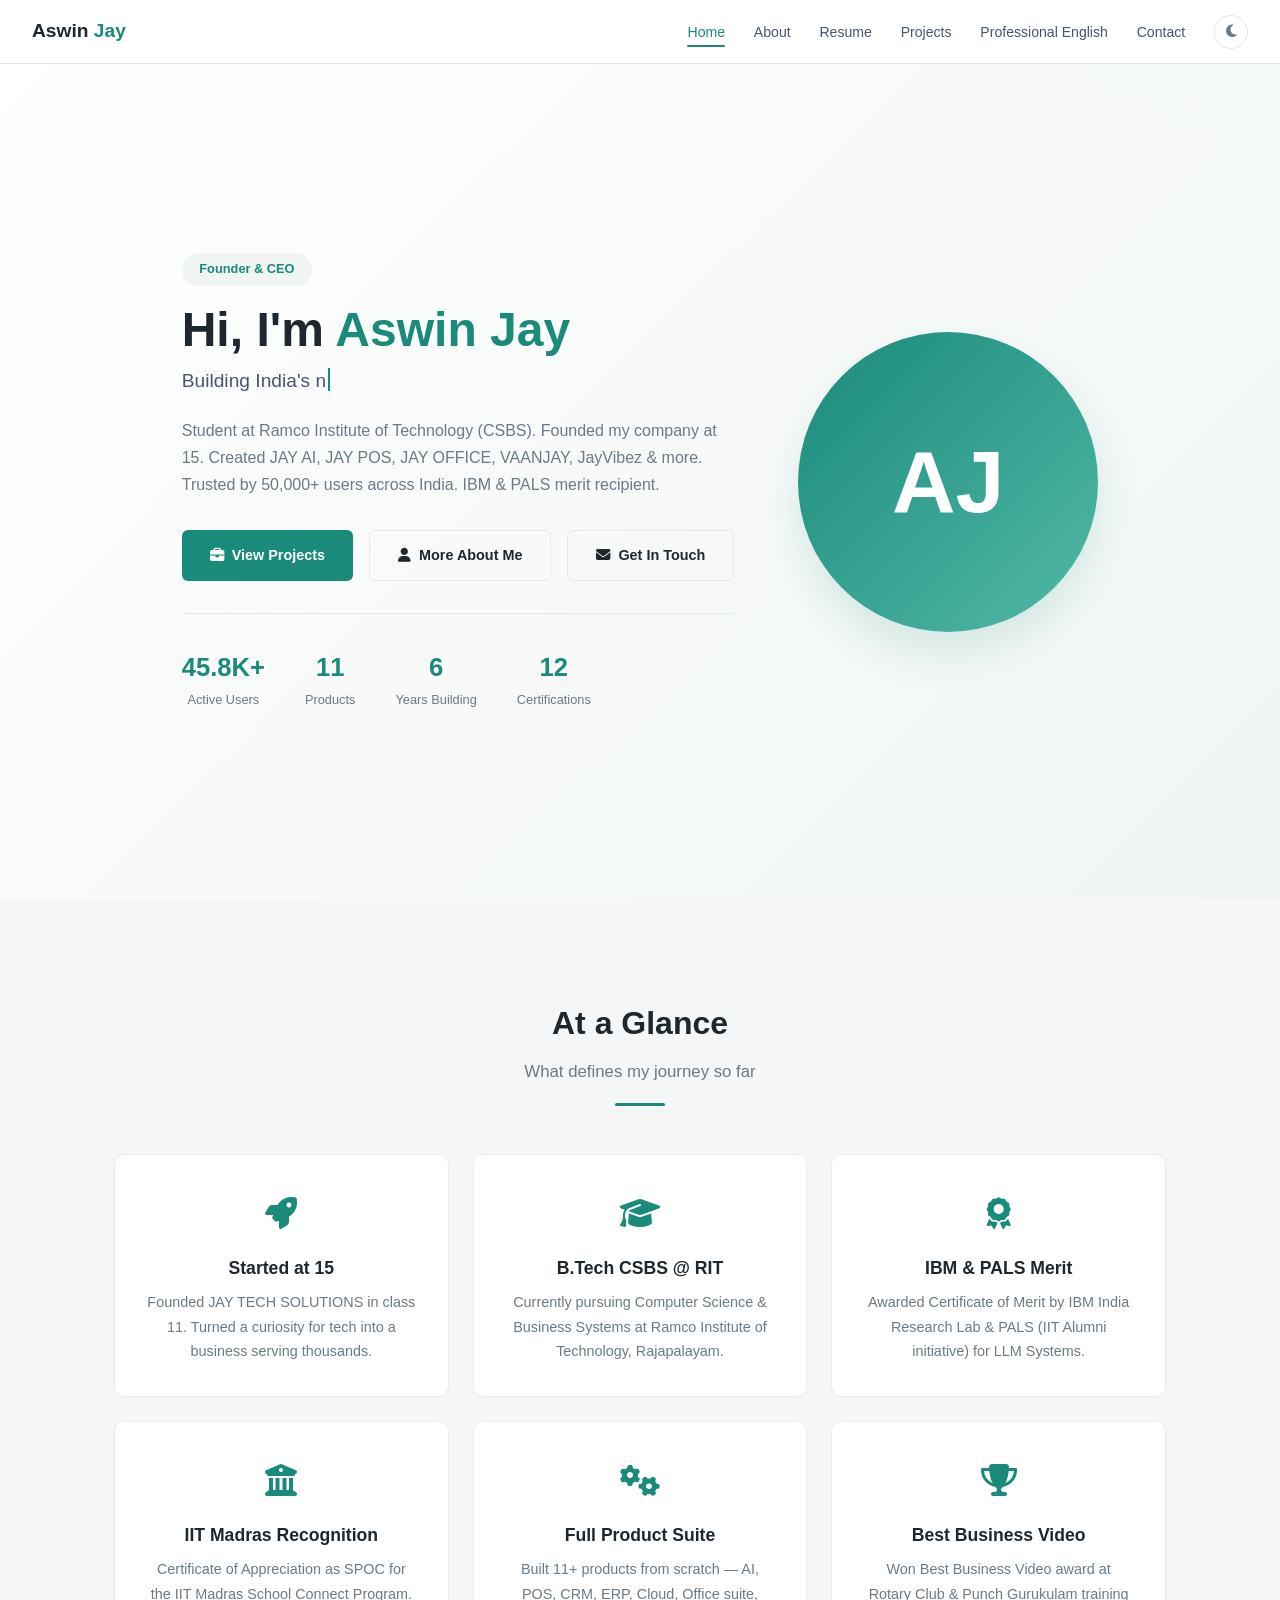
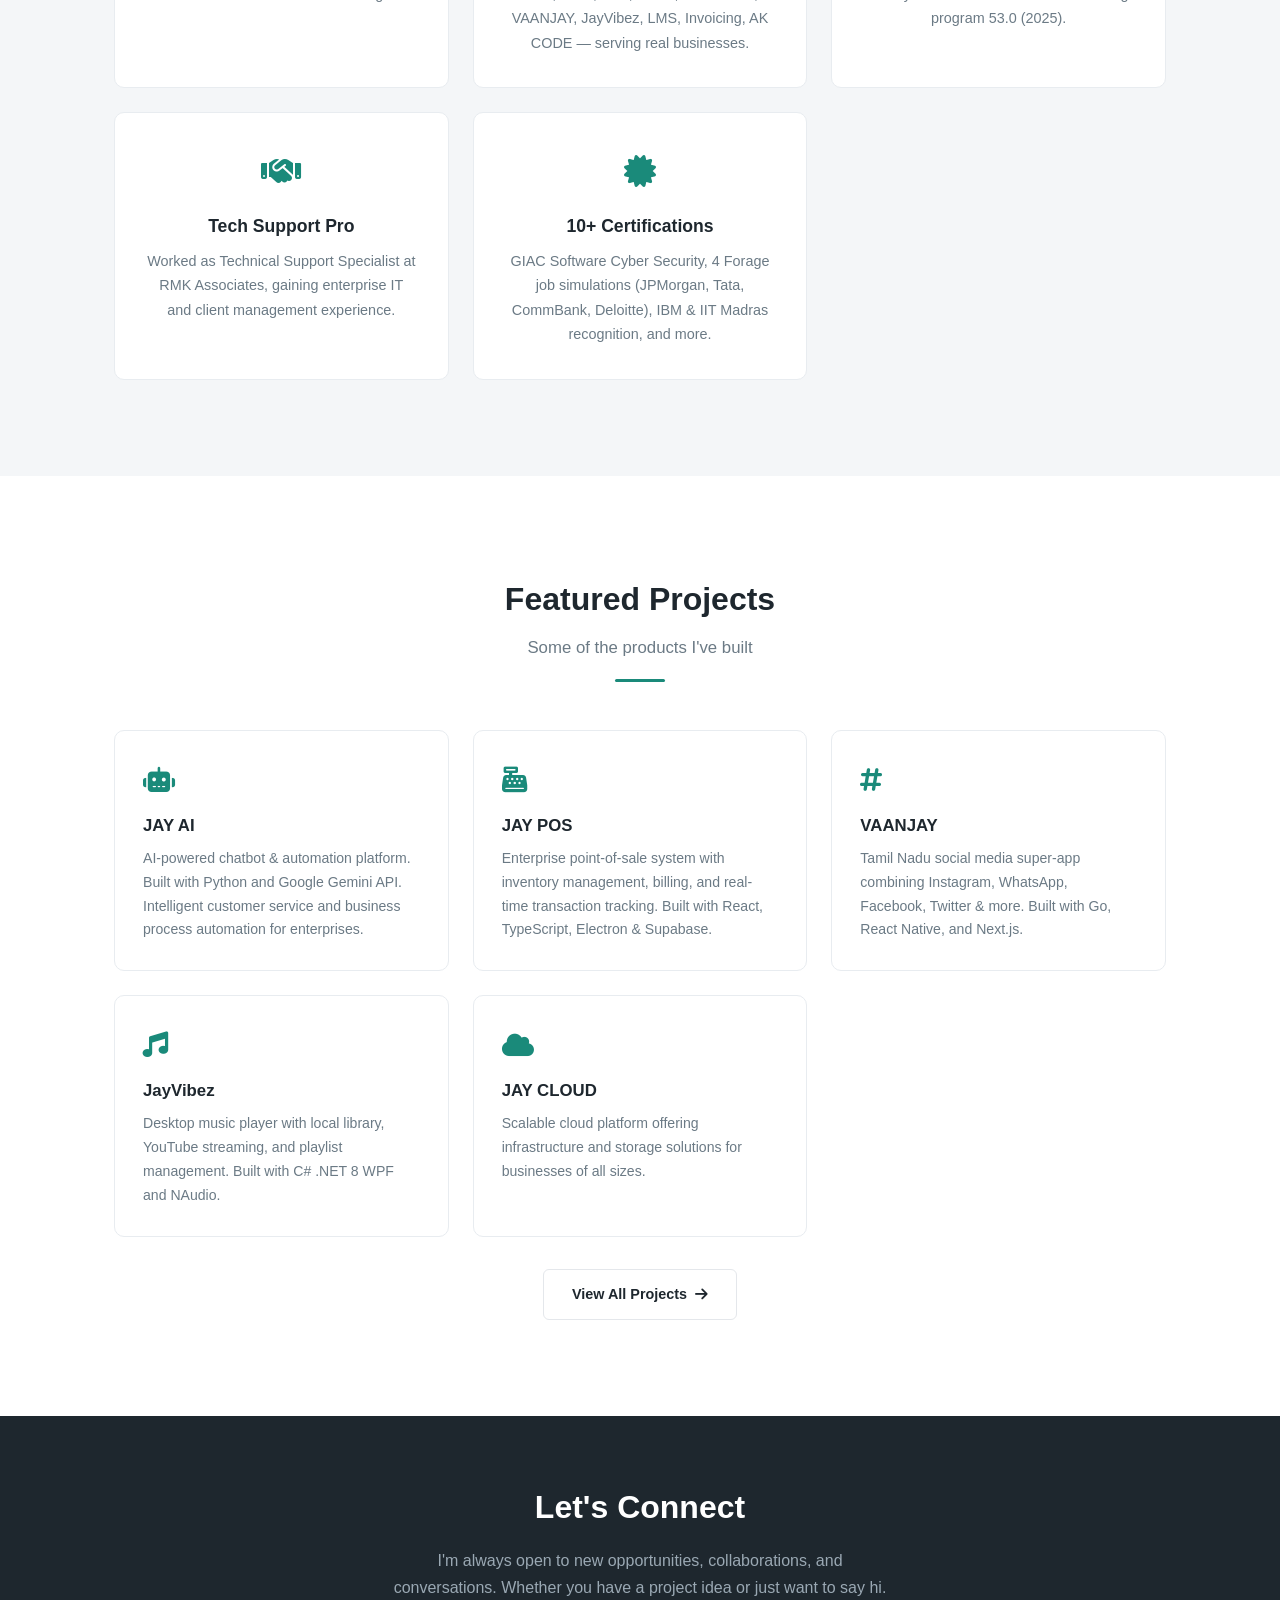
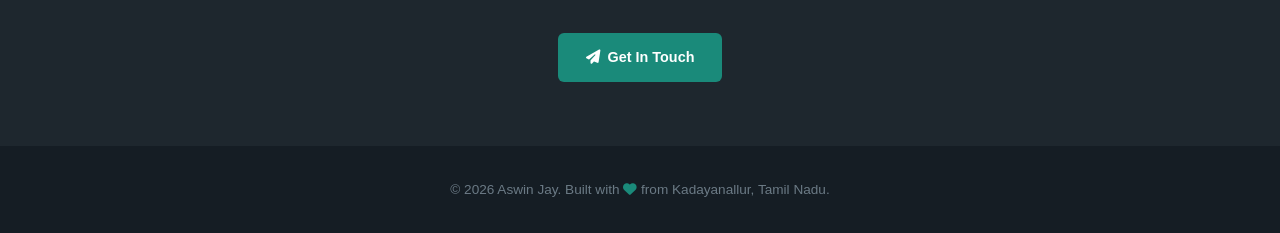
<file: index.html>
<!DOCTYPE html>
<html lang="en">
<head>
  <meta charset="UTF-8">
  <meta name="viewport" content="width=device-width, initial-scale=1.0">
  <meta name="description" content="Aswin Jay — Founder & CEO of JAY TECH SOLUTIONS. Student at Ramco Institute of Technology. Building 11+ business software products used by 50,000+ users across India.">
  <meta property="og:title" content="Aswin Jay | Founder & CEO at JAY TECH SOLUTIONS">
  <meta property="og:description" content="Building India's next-gen business software. Student at RIT, founder since 15. AI, POS, CRM, ERP & more.">
  <meta property="og:type" content="website">
  <meta property="og:url" content="https://jayaswinjay-web.github.io/portfolio/">
  <meta name="twitter:card" content="summary_large_image">
  <link rel="icon" href="data:image/svg+xml,<svg xmlns='http://www.w3.org/2000/svg' viewBox='0 0 32 32'><rect width='32' height='32' rx='6' fill='%231a8a7a'/><text x='16' y='22' text-anchor='middle' fill='white' font-size='17' font-weight='bold' font-family='sans-serif'>AJ</text></svg>">
  <title>Aswin Jay | Founder & CEO at JAY TECH SOLUTIONS</title>
  <link rel="preconnect" href="https://cdnjs.cloudflare.com">
  <link rel="stylesheet" href="https://cdnjs.cloudflare.com/ajax/libs/font-awesome/6.5.0/css/all.min.css">
  <link rel="stylesheet" href="style.css">
  <style>
    .hero {
      padding-top: 8rem;
      padding-bottom: 4rem;
      background: linear-gradient(135deg, #ffffff 0%, #f0f5f4 100%);
      min-height: 100vh;
      display: flex;
      align-items: center;
      position: relative;
      overflow: hidden;
    }
    .hero::before {
      content: '';
      position: absolute;
      top: -50%;
      right: -20%;
      width: 600px;
      height: 600px;
      border-radius: 50%;
      background: radial-gradient(circle, rgba(26,138,122,0.04) 0%, transparent 70%);
      pointer-events: none;
    }
    .hero .container {
      display: flex;
      align-items: center;
      gap: 4rem;
      position: relative;
      z-index: 1;
    }
    .hero-text { flex: 1; }
    .hero-text .badge {
      display: inline-block;
      background: var(--primary-light);
      color: var(--primary);
      font-size: 0.8rem;
      font-weight: 600;
      padding: 0.35rem 1.1rem;
      border-radius: 20px;
      margin-bottom: 1rem;
    }
    .hero-text h1 {
      font-size: 3rem;
      font-weight: 800;
      line-height: 1.15;
      margin-bottom: 0.5rem;
      color: var(--text);
    }
    .hero-text h1 span { color: var(--primary); }
    .hero-text .subtitle {
      font-size: 1.2rem;
      color: var(--text-secondary);
      margin-bottom: 1.2rem;
      min-height: 1.6em;
    }
    .hero-text .subtitle .cursor {
      display: inline-block;
      width: 2px;
      height: 1.2em;
      background: var(--primary);
      margin-left: 2px;
      vertical-align: text-bottom;
      animation: blink 0.8s infinite;
    }
    @keyframes blink {
      0%, 50% { opacity: 1; }
      51%, 100% { opacity: 0; }
    }
    .hero-text p {
      color: var(--text-muted);
      max-width: 540px;
      margin-bottom: 2rem;
      font-size: 1rem;
    }
    .hero-btns {
      display: flex;
      gap: 1rem;
      flex-wrap: wrap;
    }
    .hero-img .avatar {
      width: 300px;
      height: 300px;
      border-radius: 50%;
      background: linear-gradient(135deg, var(--primary), #52b9a8);
      display: flex;
      align-items: center;
      justify-content: center;
      font-size: 5.5rem;
      font-weight: 700;
      color: #ffffff;
      box-shadow: 0 20px 40px rgba(26,138,122,0.15);
      transition: transform 0.3s ease;
    }
    .hero-img .avatar:hover {
      transform: scale(1.02);
    }
    .hero-quick-stats {
      display: flex;
      gap: 2.5rem;
      margin-top: 2rem;
      padding-top: 2rem;
      border-top: 1px solid var(--border);
    }
    .hero-quick-stats div {
      text-align: center;
    }
    .hero-quick-stats .num {
      font-size: 1.6rem;
      font-weight: 800;
      color: var(--primary);
    }
    .hero-quick-stats .lbl {
      font-size: 0.8rem;
      color: var(--text-muted);
    }

    .highlights-grid {
      display: grid;
      grid-template-columns: repeat(auto-fill, minmax(280px, 1fr));
      gap: 1.5rem;
    }
    .highlight-card {
      background: var(--bg-card);
      border-radius: var(--radius);
      padding: 2rem;
      border: 1px solid var(--border-card);
      text-align: center;
      transition: transform var(--transition), box-shadow var(--transition);
    }
    .highlight-card:hover {
      transform: translateY(-3px);
      box-shadow: var(--shadow-md);
    }
    .highlight-card .icon {
      font-size: 2rem;
      color: var(--primary);
      margin-bottom: 0.8rem;
    }
    .highlight-card h3 {
      font-size: 1.1rem;
      margin-bottom: 0.4rem;
      color: var(--text);
    }
    .highlight-card p {
      color: var(--text-muted);
      font-size: 0.9rem;
    }

    .featured-projects {
      display: grid;
      grid-template-columns: repeat(3, 1fr);
      gap: 1.5rem;
    }
    .fp-card {
      background: var(--bg-card);
      border-radius: var(--radius);
      padding: 1.75rem;
      border: 1px solid var(--border-card);
      transition: transform var(--transition), box-shadow var(--transition);
    }
    .fp-card:hover {
      transform: translateY(-3px);
      box-shadow: var(--shadow-md);
    }
    .fp-card .icon {
      font-size: 1.6rem;
      color: var(--primary);
      margin-bottom: 0.6rem;
    }
    .fp-card h3 {
      font-size: 1.05rem;
      margin-bottom: 0.4rem;
      color: var(--text);
    }
    .fp-card p {
      color: var(--text-muted);
      font-size: 0.88rem;
    }

    .cta-section {
      background: #1e272e;
      color: #ffffff;
      text-align: center;
      padding: 4rem 0;
    }
    .cta-section h2 {
      font-size: 2rem;
      margin-bottom: 0.8rem;
    }
    .cta-section p {
      color: #9aa8b3;
      margin-bottom: 2rem;
      max-width: 500px;
      margin-left: auto;
      margin-right: auto;
    }

    @media (max-width: 768px) {
      .hero .container {
        flex-direction: column-reverse;
        text-align: center;
      }
      .hero-text p { max-width: 100%; }
      .hero-text h1 { font-size: 2rem; }
      .hero-btns { justify-content: center; }
      .hero-img .avatar { width: 180px; height: 180px; font-size: 3rem; }
      .hero-quick-stats { justify-content: center; }
      .highlights-grid,
      .featured-projects { grid-template-columns: 1fr; }
    }
  </style>
</head>
<body>

<a href="#main-content" class="skip-link">Skip to main content</a>

<nav role="navigation" aria-label="Main navigation">
  <a href="index.html" class="logo">Aswin <span>Jay</span></a>
  <button class="menu-toggle" aria-label="Toggle navigation menu" aria-expanded="false">
    <i class="fas fa-bars"></i>
  </button>
  <ul>
    <li><a href="index.html" class="active">Home</a></li>
    <li><a href="about.html">About</a></li>
    <li><a href="resume.html">Resume</a></li>
    <li><a href="projects.html">Projects</a></li>
    <li><a href="professional-english.html">Professional English</a></li>
    <li><a href="contact.html">Contact</a></li>
    <li><button class="theme-toggle" aria-label="Toggle dark mode"><i class="fas fa-moon"></i></button></li>
  </ul>
</nav>

<main id="main-content">
<section class="hero">
  <div class="container">
    <div class="hero-text">
      <div class="badge">Founder & CEO</div>
      <h1>Hi, I'm <span>Aswin Jay</span></h1>
      <div class="subtitle" id="typed-text">Building India's next-gen business software<span class="cursor"></span></div>
      <p>Student at Ramco Institute of Technology (CSBS). Founded my company at 15. Created JAY AI, JAY POS, JAY OFFICE, VAANJAY, JayVibez & more. Trusted by 50,000+ users across India. IBM & PALS merit recipient.</p>
      <div class="hero-btns">
        <a href="projects.html" class="btn btn-primary"><i class="fas fa-briefcase"></i> View Projects</a>
        <a href="about.html" class="btn btn-outline"><i class="fas fa-user"></i> More About Me</a>
        <a href="contact.html" class="btn btn-outline"><i class="fas fa-envelope"></i> Get In Touch</a>
      </div>
      <div class="hero-quick-stats">
        <div><div class="num" data-count="50000">0</div><div class="lbl">Active Users</div></div>
        <div><div class="num" data-count="11">0</div><div class="lbl">Products</div></div>
        <div><div class="num" data-count="6">0</div><div class="lbl">Years Building</div></div>
        <div><div class="num" data-count="12">0</div><div class="lbl">Certifications</div></div>
      </div>
    </div>
    <div class="hero-img">
      <div class="avatar" role="img" aria-label="Aswin Jay initials">AJ</div>
    </div>
  </div>
</section>

<section>
  <div class="container">
    <div class="section-title fade-in">
      <h2>At a Glance</h2>
      <p>What defines my journey so far</p>
      <div class="line"></div>
    </div>
    <div class="highlights-grid stagger-children">
      <div class="highlight-card">
        <div class="icon"><i class="fas fa-rocket"></i></div>
        <h3>Started at 15</h3>
        <p>Founded JAY TECH SOLUTIONS in class 11. Turned a curiosity for tech into a business serving thousands.</p>
      </div>
      <div class="highlight-card">
        <div class="icon"><i class="fas fa-graduation-cap"></i></div>
        <h3>B.Tech CSBS @ RIT</h3>
        <p>Currently pursuing Computer Science & Business Systems at Ramco Institute of Technology, Rajapalayam.</p>
      </div>
      <div class="highlight-card">
        <div class="icon"><i class="fas fa-award"></i></div>
        <h3>IBM & PALS Merit</h3>
        <p>Awarded Certificate of Merit by IBM India Research Lab & PALS (IIT Alumni initiative) for LLM Systems.</p>
      </div>
      <div class="highlight-card">
        <div class="icon"><i class="fas fa-university"></i></div>
        <h3>IIT Madras Recognition</h3>
        <p>Certificate of Appreciation as SPOC for the IIT Madras School Connect Program.</p>
      </div>
      <div class="highlight-card">
        <div class="icon"><i class="fas fa-cogs"></i></div>
        <h3>Full Product Suite</h3>
        <p>Built 11+ products from scratch — AI, POS, CRM, ERP, Cloud, Office suite, VAANJAY, JayVibez, LMS, Invoicing, AK CODE — serving real businesses.</p>
      </div>
      <div class="highlight-card">
        <div class="icon"><i class="fas fa-trophy"></i></div>
        <h3>Best Business Video</h3>
        <p>Won Best Business Video award at Rotary Club & Punch Gurukulam training program 53.0 (2025).</p>
      </div>
      <div class="highlight-card">
        <div class="icon"><i class="fas fa-handshake"></i></div>
        <h3>Tech Support Pro</h3>
        <p>Worked as Technical Support Specialist at RMK Associates, gaining enterprise IT and client management experience.</p>
      </div>
      <div class="highlight-card">
        <div class="icon"><i class="fas fa-certificate"></i></div>
        <h3>10+ Certifications</h3>
        <p>GIAC Software Cyber Security, 4 Forage job simulations (JPMorgan, Tata, CommBank, Deloitte), IBM & IIT Madras recognition, and more.</p>
      </div>
    </div>
  </div>
</section>

<section style="background: #ffffff;">
  <div class="container">
    <div class="section-title fade-in">
      <h2>Featured Projects</h2>
      <p>Some of the products I've built</p>
      <div class="line"></div>
    </div>
    <div class="featured-projects stagger-children">
      <div class="fp-card">
        <div class="icon"><i class="fas fa-robot"></i></div>
        <h3>JAY AI</h3>
        <p>AI-powered chatbot & automation platform. Built with Python and Google Gemini API. Intelligent customer service and business process automation for enterprises.</p>
      </div>
      <div class="fp-card">
        <div class="icon"><i class="fas fa-cash-register"></i></div>
        <h3>JAY POS</h3>
        <p>Enterprise point-of-sale system with inventory management, billing, and real-time transaction tracking. Built with React, TypeScript, Electron & Supabase.</p>
      </div>
      <div class="fp-card">
        <div class="icon"><i class="fas fa-hashtag"></i></div>
        <h3>VAANJAY</h3>
        <p>Tamil Nadu social media super-app combining Instagram, WhatsApp, Facebook, Twitter & more. Built with Go, React Native, and Next.js.</p>
      </div>
      <div class="fp-card">
        <div class="icon"><i class="fas fa-music"></i></div>
        <h3>JayVibez</h3>
        <p>Desktop music player with local library, YouTube streaming, and playlist management. Built with C# .NET 8 WPF and NAudio.</p>
      </div>
      <div class="fp-card">
        <div class="icon"><i class="fas fa-cloud"></i></div>
        <h3>JAY CLOUD</h3>
        <p>Scalable cloud platform offering infrastructure and storage solutions for businesses of all sizes.</p>
      </div>
    </div>
    <div style="text-align: center; margin-top: 2rem;">
      <a href="projects.html" class="btn btn-outline">View All Projects <i class="fas fa-arrow-right"></i></a>
    </div>
  </div>
</section>

<section class="cta-section fade-in">
  <div class="container">
    <h2>Let's Connect</h2>
    <p>I'm always open to new opportunities, collaborations, and conversations. Whether you have a project idea or just want to say hi.</p>
    <a href="contact.html" class="btn btn-primary"><i class="fas fa-paper-plane"></i> Get In Touch</a>
  </div>
</section>
</main>

<footer>
  <p>&copy; 2026 Aswin Jay. Built with <i class="fas fa-heart" style="color:var(--primary);"></i> from Kadayanallur, Tamil Nadu.</p>
</footer>

<button class="back-to-top" aria-label="Back to top"><i class="fas fa-arrow-up"></i></button>

<script>
document.addEventListener('DOMContentLoaded', function() {
  var nav = document.querySelector('nav');
  var menuBtn = document.querySelector('.menu-toggle');
  var navUl = document.querySelector('nav ul');
  var backBtn = document.querySelector('.back-to-top');
  var themeBtn = document.querySelector('.theme-toggle');
  var html = document.documentElement;

  if (localStorage.getItem('theme') === 'dark' || (!localStorage.getItem('theme') && window.matchMedia('(prefers-color-scheme: dark)').matches)) {
    html.setAttribute('data-theme', 'dark');
    if (themeBtn) themeBtn.innerHTML = '<i class="fas fa-sun"></i>';
  }

  if (themeBtn) {
    themeBtn.addEventListener('click', function() {
      var isDark = html.getAttribute('data-theme') === 'dark';
      html.setAttribute('data-theme', isDark ? '' : 'dark');
      localStorage.setItem('theme', isDark ? '' : 'dark');
      themeBtn.innerHTML = isDark ? '<i class="fas fa-moon"></i>' : '<i class="fas fa-sun"></i>';
    });
  }

  window.addEventListener('scroll', function() {
    nav.classList.toggle('scrolled', window.scrollY > 50);
    backBtn.classList.toggle('visible', window.scrollY > 400);
  });

  if (backBtn) {
    backBtn.addEventListener('click', function() {
      window.scrollTo({ top: 0, behavior: 'smooth' });
    });
  }

  if (menuBtn) {
    menuBtn.addEventListener('click', function() {
      var isOpen = navUl.classList.toggle('open');
      menuBtn.setAttribute('aria-expanded', isOpen);
      document.body.classList.toggle('nav-open', isOpen);
    });
  }

  document.querySelectorAll('nav a:not(.theme-toggle)').forEach(function(link) {
    link.addEventListener('click', function() {
      navUl.classList.remove('open');
      if (menuBtn) menuBtn.setAttribute('aria-expanded', 'false');
      document.body.classList.remove('nav-open');
    });
  });

  var observer = new IntersectionObserver(function(entries) {
    entries.forEach(function(entry) {
      if (entry.isIntersecting) {
        entry.target.classList.add('visible');
        observer.unobserve(entry.target);
      }
    });
  }, { threshold: 0.1 });

  document.querySelectorAll('.fade-in, .fade-in-left, .fade-in-right, .fade-in-scale, .stagger-children').forEach(function(el) {
    observer.observe(el);
  });

  var typedEl = document.getElementById('typed-text');
  if (typedEl) {
    var phrases = [
      'Building India\'s next-gen business software',
      'Founder & CEO at JAY TECH SOLUTIONS',
      'B.Tech CSBS student at Ramco Institute of Technology',
      'Creator of JAY AI, JAY POS, VAANJAY, JayVibez, JAY CRM, JAY ERP & more',
      '15 when I started my company. 50K+ users by 20.'
    ];
    var phraseIdx = 0, charIdx = 0, isDeleting = false;
    function typeLoop() {
      var current = phrases[phraseIdx];
      if (!isDeleting) {
        typedEl.innerHTML = current.substring(0, charIdx + 1) + '<span class="cursor"></span>';
        charIdx++;
        if (charIdx === current.length) {
          isDeleting = true;
          setTimeout(typeLoop, 2500);
          return;
        }
        setTimeout(typeLoop, 60 + Math.random() * 40);
      } else {
        typedEl.innerHTML = current.substring(0, charIdx - 1) + '<span class="cursor"></span>';
        charIdx--;
        if (charIdx === 0) {
          isDeleting = false;
          phraseIdx = (phraseIdx + 1) % phrases.length;
          setTimeout(typeLoop, 400);
          return;
        }
        setTimeout(typeLoop, 30 + Math.random() * 20);
      }
    }
    typeLoop();
  }

  var counterObserver = new IntersectionObserver(function(entries) {
    entries.forEach(function(entry) {
      if (entry.isIntersecting) {
        var el = entry.target;
        var target = parseInt(el.getAttribute('data-count'));
        if (target > 0) {
          var current = 0;
          var step = Math.max(1, Math.floor(target / 60));
          var interval = setInterval(function() {
            current += step;
            if (current >= target) {
              current = target;
              clearInterval(interval);
            }
            el.textContent = current >= 1000 ? (current / 1000).toFixed(1).replace(/\.0$/, '') + 'K+' : current;
          }, 25);
        }
        counterObserver.unobserve(el);
      }
    });
  }, { threshold: 0.5 });

  document.querySelectorAll('.hero-quick-stats .num[data-count]').forEach(function(el) {
    counterObserver.observe(el);
  });
});
</script>
</body>
</html>
</file>
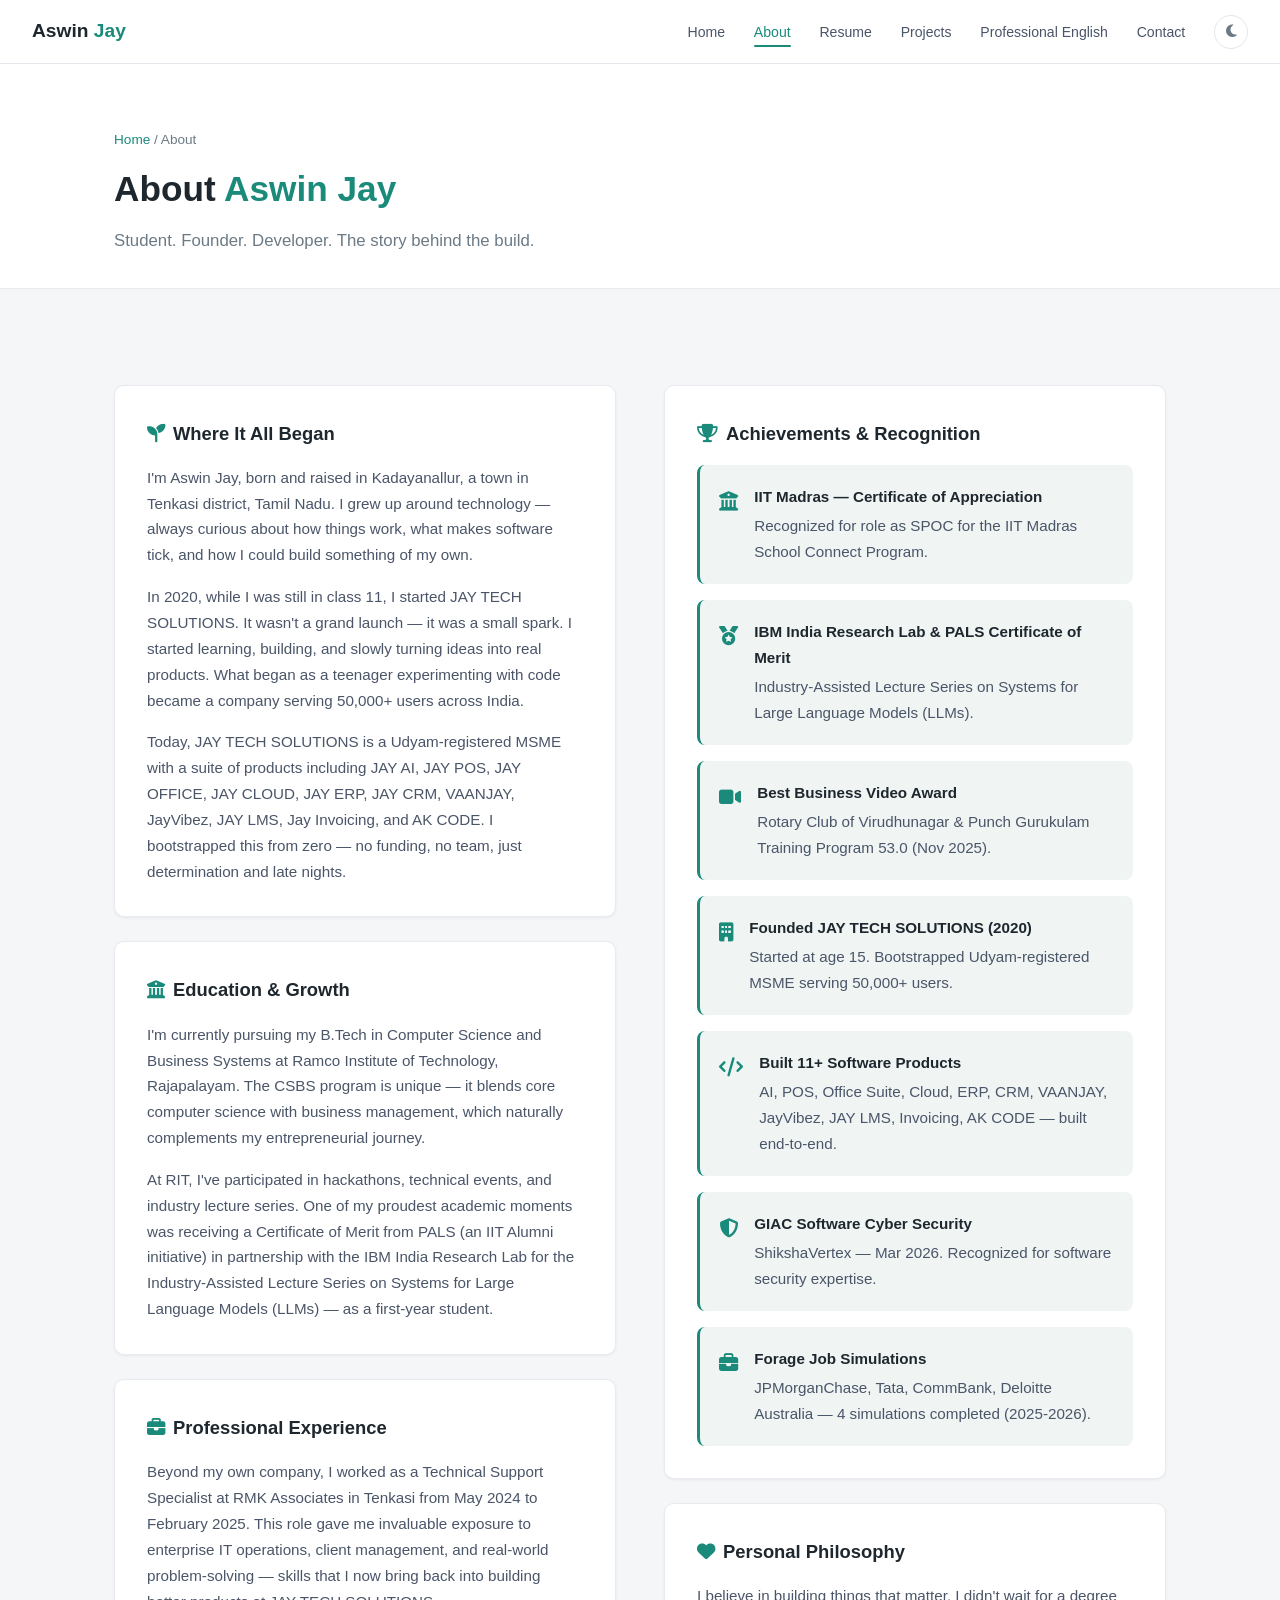
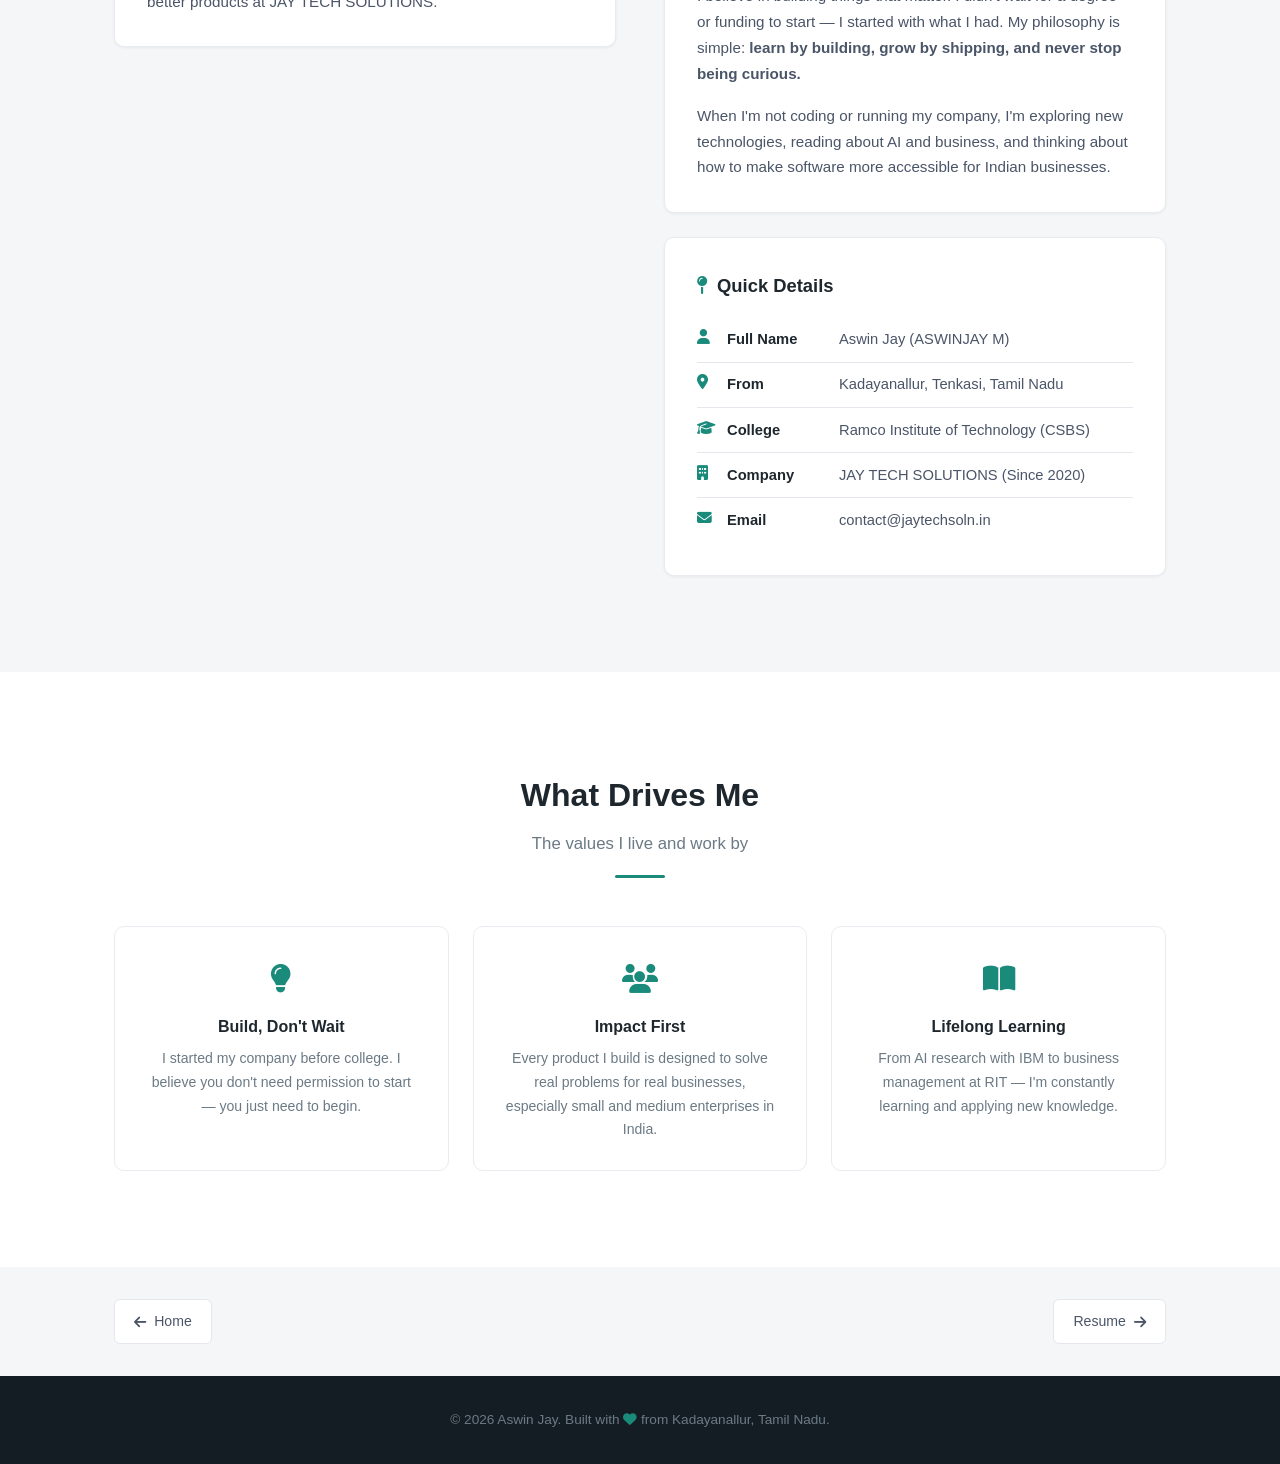
<file: about.html>
<!DOCTYPE html>
<html lang="en">
<head>
  <meta charset="UTF-8">
  <meta name="viewport" content="width=device-width, initial-scale=1.0">
  <meta name="description" content="About Aswin Jay — the story behind the founder of JAY TECH SOLUTIONS. Student, developer, entrepreneur from Kadayanallur, Tamil Nadu. Builder of 11+ products serving 50,000+ users.">
  <meta property="og:title" content="About | Aswin Jay">
  <meta property="og:description" content="The story behind the student-founder who built JAY TECH SOLUTIONS. IBM & PALS merit recipient, 7+ products, 50K+ users.">
  <meta property="og:type" content="website">
  <meta name="twitter:card" content="summary_large_image">
  <link rel="icon" href="data:image/svg+xml,<svg xmlns='http://www.w3.org/2000/svg' viewBox='0 0 32 32'><rect width='32' height='32' rx='6' fill='%231a8a7a'/><text x='16' y='22' text-anchor='middle' fill='white' font-size='17' font-weight='bold' font-family='sans-serif'>AJ</text></svg>">
  <title>About | Aswin Jay</title>
  <link rel="preconnect" href="https://cdnjs.cloudflare.com">
  <link rel="stylesheet" href="https://cdnjs.cloudflare.com/ajax/libs/font-awesome/6.5.0/css/all.min.css">
  <link rel="stylesheet" href="style.css">
  <style>
    .story-section {
      display: grid;
      grid-template-columns: 1fr 1fr;
      gap: 3rem;
      align-items: start;
    }
    .story-section .card h3 {
      font-size: 1.15rem;
      margin-bottom: 1rem;
      color: var(--text);
    }
    .story-section .card h3 i { color: var(--primary); margin-right: 0.5rem; }
    .story-section .card p {
      color: var(--text-secondary);
      font-size: 0.95rem;
      margin-bottom: 1rem;
    }
    .story-section .card p:last-child { margin-bottom: 0; }

    .achievement-list {
      display: flex;
      flex-direction: column;
      gap: 1rem;
    }
    .achievement-item {
      display: flex;
      gap: 1rem;
      padding: 1.2rem;
      background: var(--primary-light);
      border-radius: 8px;
      border-left: 3px solid var(--primary);
      transition: transform var(--transition);
    }
    .achievement-item:hover {
      transform: translateX(4px);
    }
    .achievement-item .icon {
      color: var(--primary);
      font-size: 1.2rem;
      flex-shrink: 0;
      margin-top: 2px;
    }
    .achievement-item h4 {
      font-size: 0.95rem;
      margin-bottom: 0.2rem;
      color: var(--text);
    }
    .achievement-item p {
      color: var(--text-muted);
      font-size: 0.85rem;
    }

    .values-grid {
      display: grid;
      grid-template-columns: repeat(3, 1fr);
      gap: 1.5rem;
    }
    .value-card {
      background: var(--bg-card);
      border-radius: var(--radius);
      padding: 1.75rem;
      border: 1px solid var(--border-card);
      text-align: center;
      transition: transform var(--transition), box-shadow var(--transition);
    }
    .value-card:hover {
      transform: translateY(-3px);
      box-shadow: var(--shadow-md);
    }
    .value-card .icon {
      font-size: 1.8rem;
      color: var(--primary);
      margin-bottom: 0.6rem;
    }
    .value-card h3 {
      font-size: 1rem;
      margin-bottom: 0.4rem;
      color: var(--text);
    }
    .value-card p {
      color: var(--text-muted);
      font-size: 0.88rem;
    }

    .info-list {
      list-style: none;
    }
    .info-list li {
      display: flex;
      gap: 0.75rem;
      padding: 0.6rem 0;
      border-bottom: 1px solid var(--border);
      font-size: 0.92rem;
      color: var(--text-secondary);
    }
    .info-list li:last-child { border-bottom: none; }
    .info-list li i {
      color: var(--primary);
      width: 18px;
      margin-top: 3px;
    }
    .info-list li strong {
      min-width: 100px;
      color: var(--text);
    }

    @media (max-width: 768px) {
      .story-section { grid-template-columns: 1fr; }
      .values-grid { grid-template-columns: 1fr; }
    }
  </style>
</head>
<body>

<a href="#main-content" class="skip-link">Skip to main content</a>

<nav role="navigation" aria-label="Main navigation">
  <a href="index.html" class="logo">Aswin <span>Jay</span></a>
  <button class="menu-toggle" aria-label="Toggle navigation menu" aria-expanded="false">
    <i class="fas fa-bars"></i>
  </button>
  <ul>
    <li><a href="index.html">Home</a></li>
    <li><a href="about.html" class="active">About</a></li>
    <li><a href="resume.html">Resume</a></li>
    <li><a href="projects.html">Projects</a></li>
    <li><a href="professional-english.html">Professional English</a></li>
    <li><a href="contact.html">Contact</a></li>
    <li><button class="theme-toggle" aria-label="Toggle dark mode"><i class="fas fa-moon"></i></button></li>
  </ul>
</nav>

<main id="main-content">
<section class="page-header">
  <div class="container">
    <div class="breadcrumb"><a href="index.html">Home</a> / About</div>
    <h1>About <span>Aswin Jay</span></h1>
    <p style="color:var(--text-muted);margin-top:0.5rem;font-size:1.05rem;">Student. Founder. Developer. The story behind the build.</p>
  </div>
</section>

<section>
  <div class="container">
    <div class="story-section">
      <div>
        <div class="card fade-in">
          <h3><i class="fas fa-seedling"></i>Where It All Began</h3>
          <p>I'm Aswin Jay, born and raised in Kadayanallur, a town in Tenkasi district, Tamil Nadu. I grew up around technology — always curious about how things work, what makes software tick, and how I could build something of my own.</p>
          <p>In 2020, while I was still in class 11, I started JAY TECH SOLUTIONS. It wasn't a grand launch — it was a small spark. I started learning, building, and slowly turning ideas into real products. What began as a teenager experimenting with code became a company serving 50,000+ users across India.</p>
              <p>Today, JAY TECH SOLUTIONS is a Udyam-registered MSME with a suite of products including JAY AI, JAY POS, JAY OFFICE, JAY CLOUD, JAY ERP, JAY CRM, VAANJAY, JayVibez, JAY LMS, Jay Invoicing, and AK CODE. I bootstrapped this from zero — no funding, no team, just determination and late nights.</p>
        </div>
        <div class="card fade-in" style="margin-top:1.5rem;">
          <h3><i class="fas fa-university"></i>Education & Growth</h3>
          <p>I'm currently pursuing my B.Tech in Computer Science and Business Systems at Ramco Institute of Technology, Rajapalayam. The CSBS program is unique — it blends core computer science with business management, which naturally complements my entrepreneurial journey.</p>
          <p>At RIT, I've participated in hackathons, technical events, and industry lecture series. One of my proudest academic moments was receiving a Certificate of Merit from PALS (an IIT Alumni initiative) in partnership with the IBM India Research Lab for the Industry-Assisted Lecture Series on Systems for Large Language Models (LLMs) — as a first-year student.</p>
        </div>
        <div class="card fade-in" style="margin-top:1.5rem;">
          <h3><i class="fas fa-briefcase"></i>Professional Experience</h3>
          <p>Beyond my own company, I worked as a Technical Support Specialist at RMK Associates in Tenkasi from May 2024 to February 2025. This role gave me invaluable exposure to enterprise IT operations, client management, and real-world problem-solving — skills that I now bring back into building better products at JAY TECH SOLUTIONS.</p>
        </div>
      </div>
      <div>
        <div class="card fade-in">
          <h3><i class="fas fa-trophy"></i>Achievements & Recognition</h3>
          <div class="achievement-list">
            <div class="achievement-item">
              <div class="icon"><i class="fas fa-university"></i></div>
              <div>
                <h4>IIT Madras — Certificate of Appreciation</h4>
                <p>Recognized for role as SPOC for the IIT Madras School Connect Program.</p>
              </div>
            </div>
            <div class="achievement-item">
              <div class="icon"><i class="fas fa-medal"></i></div>
              <div>
                <h4>IBM India Research Lab & PALS Certificate of Merit</h4>
                <p>Industry-Assisted Lecture Series on Systems for Large Language Models (LLMs).</p>
              </div>
            </div>
            <div class="achievement-item">
              <div class="icon"><i class="fas fa-video"></i></div>
              <div>
                <h4>Best Business Video Award</h4>
                <p>Rotary Club of Virudhunagar & Punch Gurukulam Training Program 53.0 (Nov 2025).</p>
              </div>
            </div>
            <div class="achievement-item">
              <div class="icon"><i class="fas fa-building"></i></div>
              <div>
                <h4>Founded JAY TECH SOLUTIONS (2020)</h4>
                <p>Started at age 15. Bootstrapped Udyam-registered MSME serving 50,000+ users.</p>
              </div>
            </div>
            <div class="achievement-item">
              <div class="icon"><i class="fas fa-code"></i></div>
              <div>
                <h4>Built 11+ Software Products</h4>
                <p>AI, POS, Office Suite, Cloud, ERP, CRM, VAANJAY, JayVibez, JAY LMS, Invoicing, AK CODE — built end-to-end.</p>
              </div>
            </div>
            <div class="achievement-item">
              <div class="icon"><i class="fas fa-shield-alt"></i></div>
              <div>
                <h4>GIAC Software Cyber Security</h4>
                <p>ShikshaVertex — Mar 2026. Recognized for software security expertise.</p>
              </div>
            </div>
            <div class="achievement-item">
              <div class="icon"><i class="fas fa-briefcase"></i></div>
              <div>
                <h4>Forage Job Simulations</h4>
                <p>JPMorganChase, Tata, CommBank, Deloitte Australia — 4 simulations completed (2025-2026).</p>
              </div>
            </div>
          </div>
        </div>
        <div class="card fade-in" style="margin-top:1.5rem;">
          <h3><i class="fas fa-heart"></i>Personal Philosophy</h3>
          <p>I believe in building things that matter. I didn't wait for a degree or funding to start — I started with what I had. My philosophy is simple: <strong>learn by building, grow by shipping, and never stop being curious.</strong></p>
          <p style="margin-top:0.8rem;">When I'm not coding or running my company, I'm exploring new technologies, reading about AI and business, and thinking about how to make software more accessible for Indian businesses.</p>
        </div>
        <div class="card fade-in" style="margin-top:1.5rem;">
          <h3><i class="fas fa-map-pin"></i>Quick Details</h3>
          <ul class="info-list">
            <li><i class="fas fa-user"></i><strong>Full Name</strong> Aswin Jay (ASWINJAY M)</li>
            <li><i class="fas fa-map-marker-alt"></i><strong>From</strong> Kadayanallur, Tenkasi, Tamil Nadu</li>
            <li><i class="fas fa-graduation-cap"></i><strong>College</strong> Ramco Institute of Technology (CSBS)</li>
            <li><i class="fas fa-building"></i><strong>Company</strong> JAY TECH SOLUTIONS (Since 2020)</li>
            <li><i class="fas fa-envelope"></i><strong>Email</strong> contact@jaytechsoln.in</li>
          </ul>
        </div>
      </div>
    </div>
  </div>
</section>

<section style="background: #ffffff;">
  <div class="container">
    <div class="section-title fade-in">
      <h2>What Drives Me</h2>
      <p>The values I live and work by</p>
      <div class="line"></div>
    </div>
    <div class="values-grid stagger-children">
      <div class="value-card">
        <div class="icon"><i class="fas fa-lightbulb"></i></div>
        <h3>Build, Don't Wait</h3>
        <p>I started my company before college. I believe you don't need permission to start — you just need to begin.</p>
      </div>
      <div class="value-card">
        <div class="icon"><i class="fas fa-users"></i></div>
        <h3>Impact First</h3>
        <p>Every product I build is designed to solve real problems for real businesses, especially small and medium enterprises in India.</p>
      </div>
      <div class="value-card">
        <div class="icon"><i class="fas fa-book-open"></i></div>
        <h3>Lifelong Learning</h3>
        <p>From AI research with IBM to business management at RIT — I'm constantly learning and applying new knowledge.</p>
      </div>
    </div>
  </div>
</section>

<div class="container">
  <div class="page-nav">
    <a href="index.html"><i class="fas fa-arrow-left"></i> Home</a>
    <a href="resume.html">Resume <i class="fas fa-arrow-right"></i></a>
  </div>
</div>
</main>

<footer>
  <p>&copy; 2026 Aswin Jay. Built with <i class="fas fa-heart" style="color:var(--primary);"></i> from Kadayanallur, Tamil Nadu.</p>
</footer>

<button class="back-to-top" aria-label="Back to top"><i class="fas fa-arrow-up"></i></button>

<script>
document.addEventListener('DOMContentLoaded', function() {
  var nav = document.querySelector('nav');
  var menuBtn = document.querySelector('.menu-toggle');
  var navUl = document.querySelector('nav ul');
  var backBtn = document.querySelector('.back-to-top');
  var themeBtn = document.querySelector('.theme-toggle');
  var html = document.documentElement;

  if (localStorage.getItem('theme') === 'dark' || (!localStorage.getItem('theme') && window.matchMedia('(prefers-color-scheme: dark)').matches)) {
    html.setAttribute('data-theme', 'dark');
    if (themeBtn) themeBtn.innerHTML = '<i class="fas fa-sun"></i>';
  }
  if (themeBtn) {
    themeBtn.addEventListener('click', function() {
      var isDark = html.getAttribute('data-theme') === 'dark';
      html.setAttribute('data-theme', isDark ? '' : 'dark');
      localStorage.setItem('theme', isDark ? '' : 'dark');
      themeBtn.innerHTML = isDark ? '<i class="fas fa-moon"></i>' : '<i class="fas fa-sun"></i>';
    });
  }

  window.addEventListener('scroll', function() {
    nav.classList.toggle('scrolled', window.scrollY > 50);
    backBtn.classList.toggle('visible', window.scrollY > 400);
  });
  if (backBtn) backBtn.addEventListener('click', function() { window.scrollTo({ top: 0, behavior: 'smooth' }); });
  if (menuBtn) {
    menuBtn.addEventListener('click', function() {
      var isOpen = navUl.classList.toggle('open');
      menuBtn.setAttribute('aria-expanded', isOpen);
      document.body.classList.toggle('nav-open', isOpen);
    });
  }
  document.querySelectorAll('nav a:not(.theme-toggle)').forEach(function(link) {
    link.addEventListener('click', function() {
      navUl.classList.remove('open');
      if (menuBtn) menuBtn.setAttribute('aria-expanded', 'false');
      document.body.classList.remove('nav-open');
    });
  });

  var observer = new IntersectionObserver(function(entries) {
    entries.forEach(function(entry) {
      if (entry.isIntersecting) { entry.target.classList.add('visible'); observer.unobserve(entry.target); }
    });
  }, { threshold: 0.1 });
  document.querySelectorAll('.fade-in, .fade-in-left, .fade-in-right, .fade-in-scale, .stagger-children').forEach(function(el) { observer.observe(el); });
});
</script>
</body>
</html>
</file>
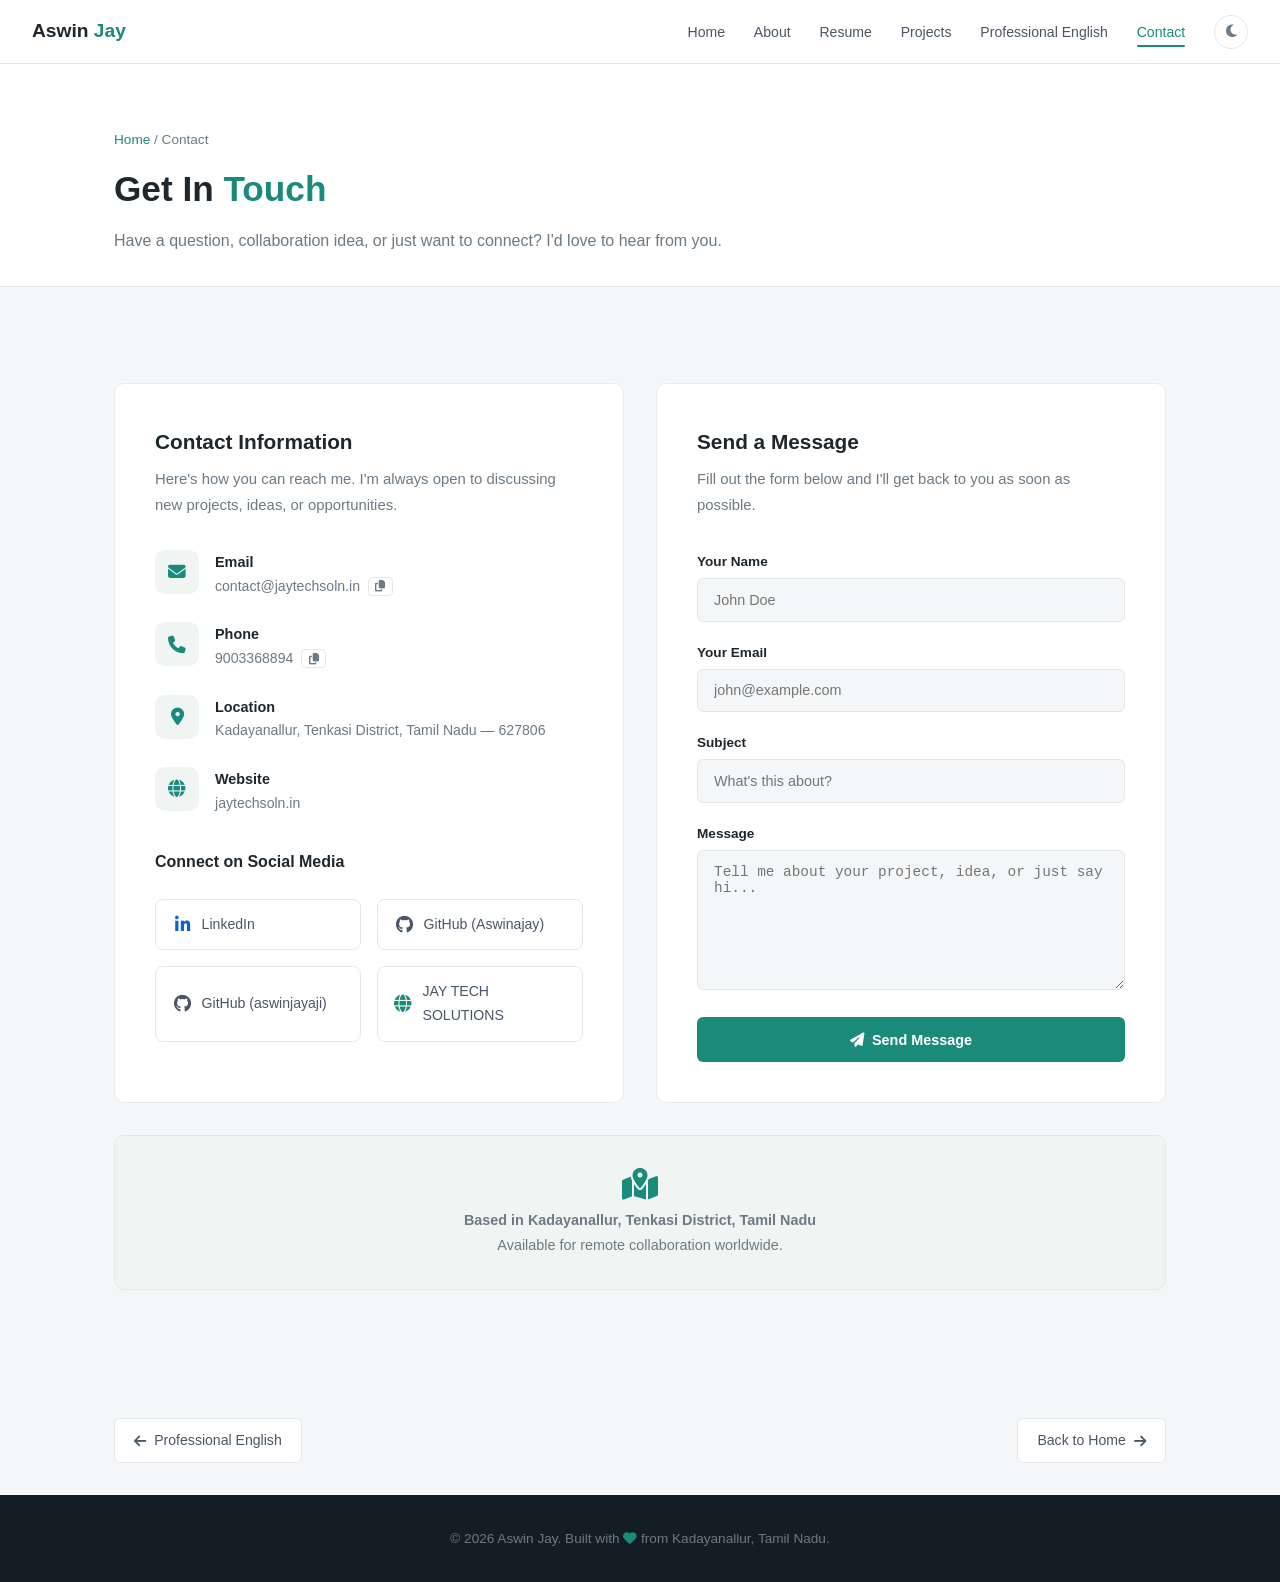
<file: contact.html>
<!DOCTYPE html>
<html lang="en">
<head>
  <meta charset="UTF-8">
  <meta name="viewport" content="width=device-width, initial-scale=1.0">
  <meta name="description" content="Contact Aswin Jay — Founder & CEO of JAY TECH SOLUTIONS. Reach out for collaborations, opportunities, or just to connect.">
  <meta property="og:title" content="Contact | Aswin Jay">
  <meta property="og:description" content="Get in touch with Aswin Jay — Founder & CEO at JAY TECH SOLUTIONS.">
  <meta name="twitter:card" content="summary_large_image">
  <link rel="icon" href="data:image/svg+xml,<svg xmlns='http://www.w3.org/2000/svg' viewBox='0 0 32 32'><rect width='32' height='32' rx='6' fill='%231a8a7a'/><text x='16' y='22' text-anchor='middle' fill='white' font-size='17' font-weight='bold' font-family='sans-serif'>AJ</text></svg>">
  <title>Contact | Aswin Jay</title>
  <link rel="preconnect" href="https://cdnjs.cloudflare.com">
  <link rel="stylesheet" href="https://cdnjs.cloudflare.com/ajax/libs/font-awesome/6.5.0/css/all.min.css">
  <link rel="stylesheet" href="style.css">
  <style>
    .contact-section {
      display: grid;
      grid-template-columns: 1fr 1fr;
      gap: 2rem;
    }
    .contact-card {
      background: var(--bg-card);
      border-radius: var(--radius);
      padding: 2.5rem;
      border: 1px solid var(--border-card);
    }
    .contact-card h2 {
      font-size: 1.3rem;
      margin-bottom: 0.5rem;
      color: var(--text);
    }
    .contact-card .desc {
      color: var(--text-muted);
      font-size: 0.93rem;
      margin-bottom: 2rem;
    }

    .info-block {
      display: flex;
      align-items: flex-start;
      gap: 1rem;
      margin-bottom: 1.5rem;
    }
    .info-block .icon-box {
      width: 44px;
      height: 44px;
      border-radius: var(--radius);
      background: var(--primary-light);
      display: flex;
      align-items: center;
      justify-content: center;
      color: var(--primary);
      font-size: 1.1rem;
      flex-shrink: 0;
    }
    .info-block h4 { font-size: 0.9rem; color: var(--text); }
    .info-block .info-value {
      color: var(--text-muted);
      font-size: 0.88rem;
      display: flex;
      align-items: center;
      gap: 0.5rem;
    }
    .info-block .copy-btn {
      background: none;
      border: 1px solid var(--border);
      border-radius: 4px;
      padding: 0.15rem 0.4rem;
      font-size: 0.7rem;
      color: var(--text-muted);
      cursor: pointer;
      transition: all var(--transition);
    }
    .info-block .copy-btn:hover {
      border-color: var(--primary);
      color: var(--primary);
    }
    .info-block .copy-btn.copied {
      border-color: var(--primary);
      background: var(--primary);
      color: #fff;
    }

    .social-links {
      display: grid;
      grid-template-columns: repeat(2, 1fr);
      gap: 1rem;
      margin-top: 1.5rem;
    }
    .social-links a {
      display: flex;
      align-items: center;
      gap: 0.6rem;
      padding: 0.8rem 1rem;
      border: 1px solid var(--border);
      border-radius: 8px;
      font-size: 0.88rem;
      color: var(--text-secondary);
      transition: all var(--transition);
    }
    .social-links a:hover {
      border-color: var(--primary);
      color: var(--primary);
      background: var(--primary-light);
    }
    .social-links a i {
      font-size: 1.1rem;
      width: 20px;
      text-align: center;
    }

    .contact-form label {
      display: block;
      font-size: 0.85rem;
      font-weight: 600;
      color: var(--text);
      margin-bottom: 0.3rem;
    }
    .contact-form input,
    .contact-form textarea {
      width: 100%;
      padding: 0.8rem 1rem;
      border: 1px solid var(--border);
      border-radius: var(--radius-sm);
      font-size: 0.9rem;
      color: var(--text);
      background: var(--bg);
      margin-bottom: 1.2rem;
      outline: none;
      transition: border var(--transition), box-shadow var(--transition), background var(--transition);
    }
    .contact-form input:focus,
    .contact-form textarea:focus {
      border-color: var(--primary);
      box-shadow: 0 0 0 3px rgba(26,138,122,0.1);
      background: var(--bg-card);
    }
    .contact-form input.error,
    .contact-form textarea.error {
      border-color: #e53e3e;
    }
    .contact-form textarea {
      min-height: 140px;
      resize: vertical;
    }
    .contact-form .btn-primary {
      width: 100%;
      justify-content: center;
      padding: 0.9rem;
    }
    .contact-form .field-error {
      color: #e53e3e;
      font-size: 0.8rem;
      margin-top: -1rem;
      margin-bottom: 0.8rem;
      display: none;
    }
    .contact-form .field-error.visible {
      display: block;
    }

    .map-box {
      background: var(--primary-light);
      border-radius: var(--radius);
      padding: 2rem;
      text-align: center;
      margin-top: 2rem;
      border: 1px solid var(--border);
    }
    .map-box i { font-size: 2rem; color: var(--primary); margin-bottom: 0.5rem; }
    .map-box p { color: var(--text-muted); font-size: 0.9rem; }

    @media (max-width: 768px) {
      .contact-section { grid-template-columns: 1fr; }
      .social-links { grid-template-columns: 1fr; }
    }
  </style>
</head>
<body>

<a href="#main-content" class="skip-link">Skip to main content</a>

<nav role="navigation" aria-label="Main navigation">
  <a href="index.html" class="logo">Aswin <span>Jay</span></a>
  <button class="menu-toggle" aria-label="Toggle navigation menu" aria-expanded="false">
    <i class="fas fa-bars"></i>
  </button>
  <ul>
    <li><a href="index.html">Home</a></li>
    <li><a href="about.html">About</a></li>
    <li><a href="resume.html">Resume</a></li>
    <li><a href="projects.html">Projects</a></li>
    <li><a href="professional-english.html">Professional English</a></li>
    <li><a href="contact.html" class="active">Contact</a></li>
    <li><button class="theme-toggle" aria-label="Toggle dark mode"><i class="fas fa-moon"></i></button></li>
  </ul>
</nav>

<main id="main-content">
<section class="page-header">
  <div class="container">
    <div class="breadcrumb"><a href="index.html">Home</a> / Contact</div>
    <h1>Get In <span>Touch</span></h1>
    <p style="color:var(--text-muted);margin-top:0.5rem;">Have a question, collaboration idea, or just want to connect? I'd love to hear from you.</p>
  </div>
</section>

<section>
  <div class="container">
    <div class="contact-section">
      <div class="contact-card fade-in">
        <h2>Contact Information</h2>
        <p class="desc">Here's how you can reach me. I'm always open to discussing new projects, ideas, or opportunities.</p>

        <div class="info-block">
          <div class="icon-box"><i class="fas fa-envelope"></i></div>
          <div>
            <h4>Email</h4>
            <div class="info-value">
              <span id="email-text">contact@jaytechsoln.in</span>
              <button class="copy-btn" data-copy="contact@jaytechsoln.in" aria-label="Copy email"><i class="fas fa-copy"></i></button>
            </div>
          </div>
        </div>

        <div class="info-block">
          <div class="icon-box"><i class="fas fa-phone"></i></div>
          <div>
            <h4>Phone</h4>
            <div class="info-value">
              <span>9003368894</span>
              <button class="copy-btn" data-copy="9003368894" aria-label="Copy phone"><i class="fas fa-copy"></i></button>
            </div>
          </div>
        </div>

        <div class="info-block">
          <div class="icon-box"><i class="fas fa-map-marker-alt"></i></div>
          <div>
            <h4>Location</h4>
            <div class="info-value">Kadayanallur, Tenkasi District, Tamil Nadu — 627806</div>
          </div>
        </div>

        <div class="info-block">
          <div class="icon-box"><i class="fas fa-globe"></i></div>
          <div>
            <h4>Website</h4>
            <div class="info-value">jaytechsoln.in</div>
          </div>
        </div>

        <h3 style="font-size:1rem;margin:2rem 0 0.8rem;color:var(--text);">Connect on Social Media</h3>
        <div class="social-links">
          <a href="https://linkedin.com/in/aswinjay-m-543ba0390" target="_blank"><i class="fab fa-linkedin-in" style="color:#0a66c2;"></i> LinkedIn</a>
          <a href="https://github.com/Aswinajay" target="_blank"><i class="fab fa-github"></i> GitHub (Aswinajay)</a>
          <a href="https://github.com/aswinjayaji" target="_blank"><i class="fab fa-github"></i> GitHub (aswinjayaji)</a>
          <a href="https://jaytechsoln.in" target="_blank"><i class="fas fa-globe" style="color:var(--primary);"></i> JAY TECH SOLUTIONS</a>
        </div>
      </div>

      <div class="contact-card fade-in">
        <h2>Send a Message</h2>
        <p class="desc">Fill out the form below and I'll get back to you as soon as possible.</p>

        <form class="contact-form" id="contactForm" novalidate>
          <label for="name">Your Name</label>
          <input type="text" id="name" name="name" placeholder="John Doe" required autocomplete="name">
          <div class="field-error" id="nameError">Please enter your name.</div>

          <label for="email">Your Email</label>
          <input type="email" id="email" name="email" placeholder="john@example.com" required autocomplete="email">
          <div class="field-error" id="emailError">Please enter a valid email address.</div>

          <label for="subject">Subject</label>
          <input type="text" id="subject" name="subject" placeholder="What's this about?" autocomplete="organization">

          <label for="message">Message</label>
          <textarea id="message" name="message" placeholder="Tell me about your project, idea, or just say hi..." required></textarea>
          <div class="field-error" id="messageError">Please enter your message.</div>

          <button type="submit" class="btn btn-primary" id="submitBtn"><i class="fas fa-paper-plane"></i> Send Message</button>
          <div id="formStatus" style="margin-top:0.8rem;font-size:0.88rem;display:none;"></div>
        </form>
      </div>
    </div>

    <div class="map-box fade-in">
      <i class="fas fa-map-marked-alt"></i>
      <p><strong>Based in Kadayanallur, Tenkasi District, Tamil Nadu</strong><br>Available for remote collaboration worldwide.</p>
    </div>
  </div>
</section>

<div class="container">
  <div class="page-nav">
    <a href="professional-english.html"><i class="fas fa-arrow-left"></i> Professional English</a>
    <a href="index.html">Back to Home <i class="fas fa-arrow-right"></i></a>
  </div>
</div>
</main>

<footer>
  <p>&copy; 2026 Aswin Jay. Built with <i class="fas fa-heart" style="color:var(--primary);"></i> from Kadayanallur, Tamil Nadu.</p>
</footer>

<button class="back-to-top" aria-label="Back to top"><i class="fas fa-arrow-up"></i></button>

<script>
document.addEventListener('DOMContentLoaded', function() {
  var nav = document.querySelector('nav');
  var menuBtn = document.querySelector('.menu-toggle');
  var navUl = document.querySelector('nav ul');
  var backBtn = document.querySelector('.back-to-top');
  var themeBtn = document.querySelector('.theme-toggle');
  var html = document.documentElement;

  if (localStorage.getItem('theme') === 'dark' || (!localStorage.getItem('theme') && window.matchMedia('(prefers-color-scheme: dark)').matches)) {
    html.setAttribute('data-theme', 'dark');
    if (themeBtn) themeBtn.innerHTML = '<i class="fas fa-sun"></i>';
  }
  if (themeBtn) {
    themeBtn.addEventListener('click', function() {
      var isDark = html.getAttribute('data-theme') === 'dark';
      html.setAttribute('data-theme', isDark ? '' : 'dark');
      localStorage.setItem('theme', isDark ? '' : 'dark');
      themeBtn.innerHTML = isDark ? '<i class="fas fa-moon"></i>' : '<i class="fas fa-sun"></i>';
    });
  }

  window.addEventListener('scroll', function() {
    nav.classList.toggle('scrolled', window.scrollY > 50);
    backBtn.classList.toggle('visible', window.scrollY > 400);
  });
  if (backBtn) backBtn.addEventListener('click', function() { window.scrollTo({ top: 0, behavior: 'smooth' }); });
  if (menuBtn) {
    menuBtn.addEventListener('click', function() {
      var isOpen = navUl.classList.toggle('open');
      menuBtn.setAttribute('aria-expanded', isOpen);
      document.body.classList.toggle('nav-open', isOpen);
    });
  }
  document.querySelectorAll('nav a:not(.theme-toggle)').forEach(function(link) {
    link.addEventListener('click', function() {
      navUl.classList.remove('open');
      if (menuBtn) menuBtn.setAttribute('aria-expanded', 'false');
      document.body.classList.remove('nav-open');
    });
  });

  var observer = new IntersectionObserver(function(entries) {
    entries.forEach(function(entry) {
      if (entry.isIntersecting) { entry.target.classList.add('visible'); observer.unobserve(entry.target); }
    });
  }, { threshold: 0.1 });
  document.querySelectorAll('.fade-in, .fade-in-left, .fade-in-right, .fade-in-scale, .stagger-children').forEach(function(el) { observer.observe(el); });

  document.querySelectorAll('.copy-btn').forEach(function(btn) {
    btn.addEventListener('click', function() {
      var text = btn.getAttribute('data-copy');
      if (navigator.clipboard && navigator.clipboard.writeText) {
        navigator.clipboard.writeText(text).then(function() {
          btn.classList.add('copied');
          btn.innerHTML = '<i class="fas fa-check"></i>';
          setTimeout(function() {
            btn.classList.remove('copied');
            btn.innerHTML = '<i class="fas fa-copy"></i>';
          }, 2000);
        });
      }
    });
  });

  var form = document.getElementById('contactForm');
  if (form) {
    form.addEventListener('submit', function(e) {
      e.preventDefault();
      var name = document.getElementById('name');
      var email = document.getElementById('email');
      var message = document.getElementById('message');
      var subject = document.getElementById('subject');
      var status = document.getElementById('formStatus');
      var submitBtn = document.getElementById('submitBtn');
      var valid = true;

      [name, email, message].forEach(function(f) { f.classList.remove('error'); });
      document.querySelectorAll('.field-error').forEach(function(e) { e.classList.remove('visible'); });

      if (!name.value.trim()) {
        name.classList.add('error');
        document.getElementById('nameError').classList.add('visible');
        valid = false;
      }
      if (!email.value.trim() || !/^[^\s@]+@[^\s@]+\.[^\s@]+$/.test(email.value)) {
        email.classList.add('error');
        document.getElementById('emailError').classList.add('visible');
        valid = false;
      }
      if (!message.value.trim()) {
        message.classList.add('error');
        document.getElementById('messageError').classList.add('visible');
        valid = false;
      }

      if (!valid) {
        status.style.display = 'block';
        status.style.color = '#e53e3e';
        status.innerHTML = '<i class="fas fa-exclamation-circle"></i> Please fix the fields above.';
        return;
      }

      var body = 'Name: ' + name.value.trim() + '\nEmail: ' + email.value.trim() + '\n\nMessage:\n' + message.value.trim();
      var mailto = 'mailto:contact@jaytechsoln.in?subject=' + encodeURIComponent(subject.value.trim() || 'New Message from Website') + '&body=' + encodeURIComponent(body);

      submitBtn.disabled = true;
      submitBtn.innerHTML = '<i class="fas fa-spinner fa-spin"></i> Opening...';
      status.style.display = 'block';
      status.style.color = 'var(--primary)';
      status.innerHTML = '<i class="fas fa-spinner fa-spin"></i> Opening your email client...';

      window.location.href = mailto;

      setTimeout(function() {
        submitBtn.disabled = false;
        submitBtn.innerHTML = '<i class="fas fa-paper-plane"></i> Send Message';
        status.innerHTML = '<i class="fas fa-check-circle"></i> If your email client didn\'t open, send directly to <strong>contact@jaytechsoln.in</strong>';
        status.style.color = 'var(--primary)';
      }, 4000);
    });
  }
});
</script>
</body>
</html>
</file>
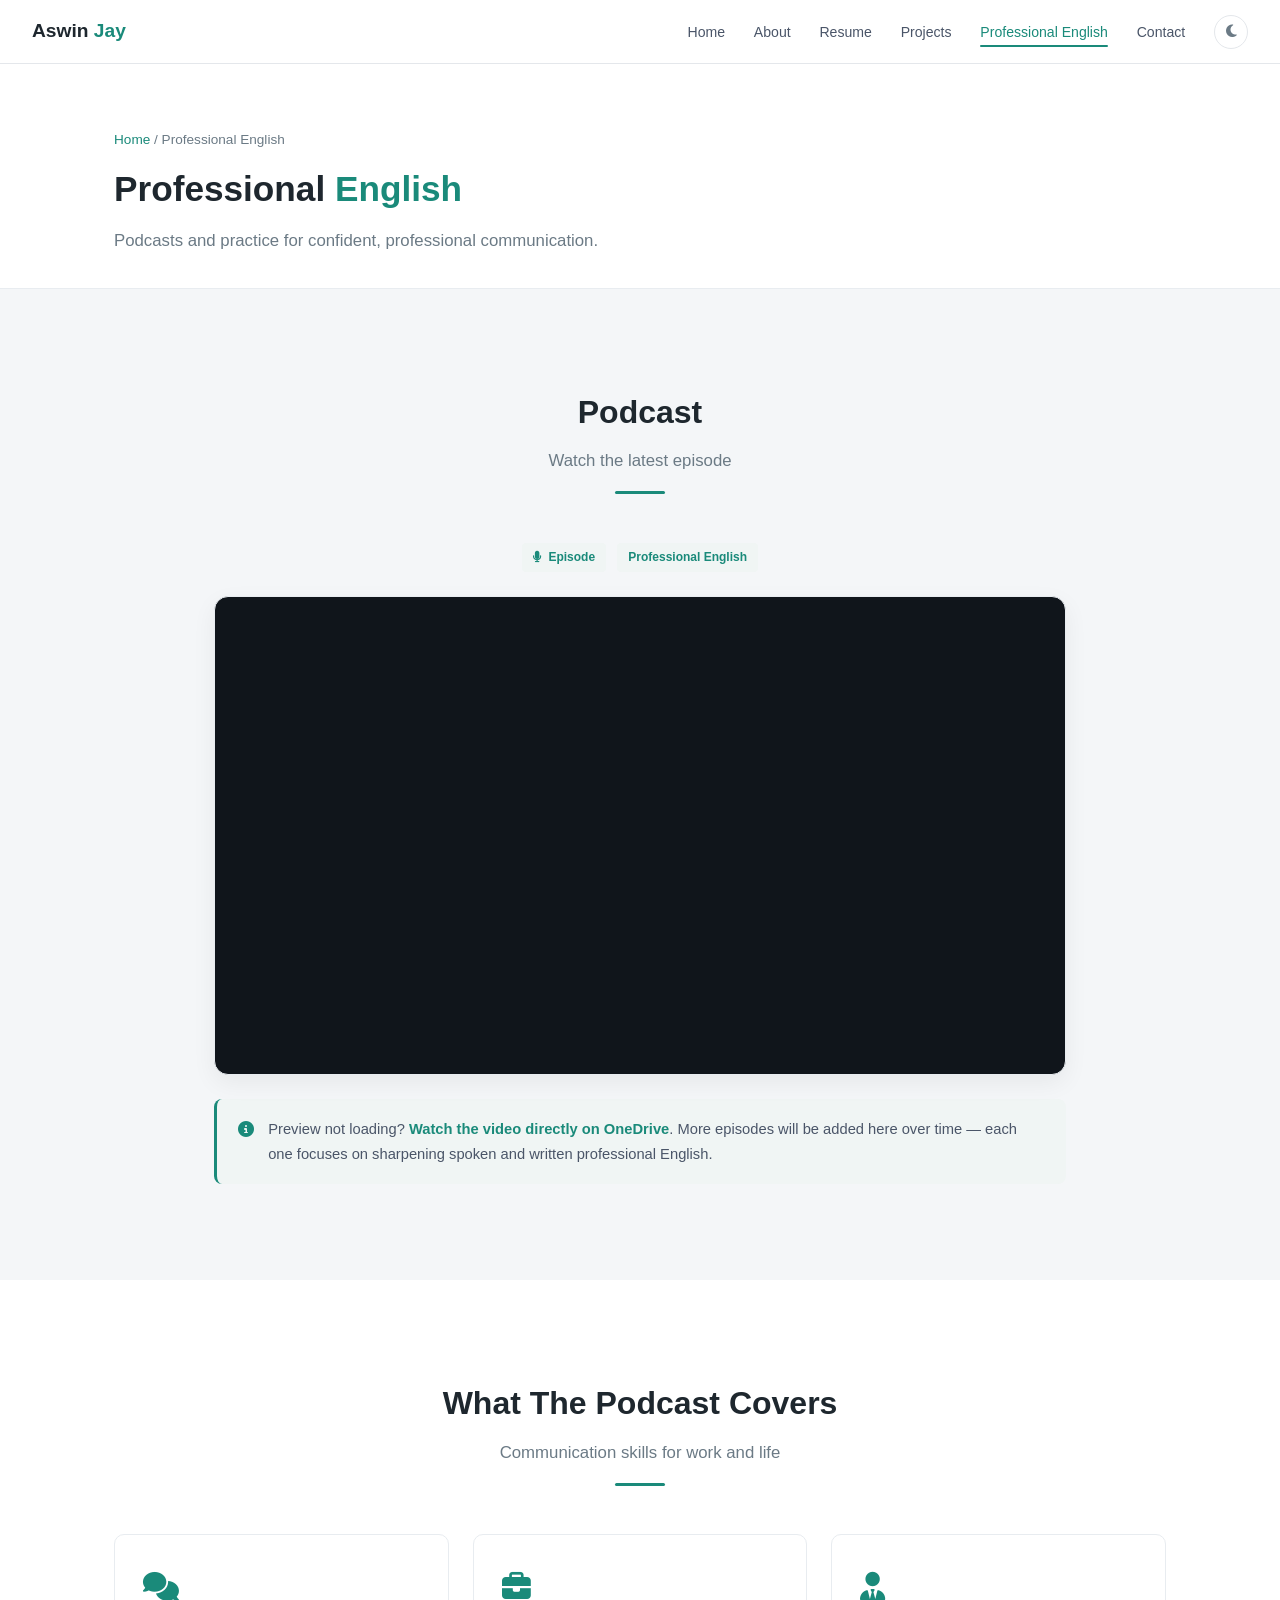
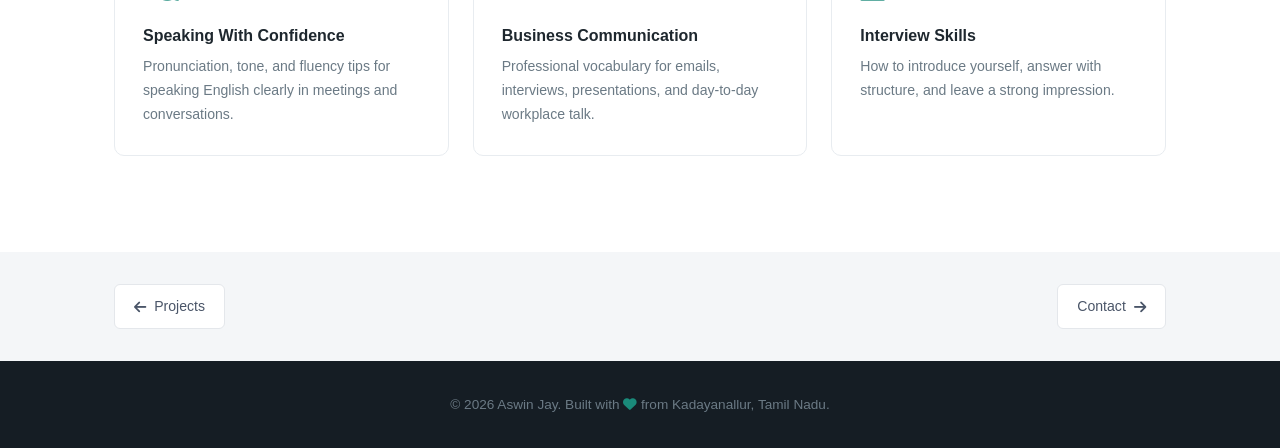
<file: professional-english.html>
<!DOCTYPE html>
<html lang="en">
<head>
  <meta charset="UTF-8">
  <meta name="viewport" content="width=device-width, initial-scale=1.0">
  <meta name="description" content="Professional English by Aswin Jay — podcast episodes on communication, business English, and speaking with confidence.">
  <meta property="og:title" content="Professional English | Aswin Jay">
  <meta property="og:description" content="Podcast episodes on professional English — communication, business English, and speaking with confidence.">
  <meta property="og:type" content="video.other">
  <meta name="twitter:card" content="summary_large_image">
  <link rel="icon" href="data:image/svg+xml,<svg xmlns='http://www.w3.org/2000/svg' viewBox='0 0 32 32'><rect width='32' height='32' rx='6' fill='%231a8a7a'/><text x='16' y='22' text-anchor='middle' fill='white' font-size='17' font-weight='bold' font-family='sans-serif'>AJ</text></svg>">
  <title>Professional English | Aswin Jay</title>
  <link rel="preconnect" href="https://cdnjs.cloudflare.com">
  <link rel="stylesheet" href="https://cdnjs.cloudflare.com/ajax/libs/font-awesome/6.5.0/css/all.min.css">
  <link rel="stylesheet" href="style.css">
  <style>
    .podcast-wrap {
      max-width: 900px;
      margin: 0 auto;
    }

    /* ---- Podcast video frame ---- */
    .video-frame {
      position: relative;
      width: 100%;
      aspect-ratio: 16 / 9;
      background: #10151b;
      border-radius: 14px;
      overflow: hidden;
      box-shadow: var(--shadow-lg);
      border: 1px solid var(--border-card);
    }
    .video-frame .video-player {
      position: absolute;
      inset: 0;
      width: 100%;
      height: 100%;
      border: none;
      display: block;
    }
    .video-frame video.video-player {
      background: #000;
      object-fit: contain;
    }
    .video-placeholder {
      position: absolute;
      inset: 0;
      display: flex;
      flex-direction: column;
      align-items: center;
      justify-content: center;
      gap: 1.1rem;
      text-align: center;
      padding: 1.5rem;
      background:
        radial-gradient(circle at 30% 20%, rgba(26,138,122,0.18) 0%, transparent 55%),
        radial-gradient(circle at 75% 80%, rgba(26,138,122,0.10) 0%, transparent 60%),
        linear-gradient(135deg, #141a21 0%, #0d1117 100%);
    }
    .video-placeholder .play-ring {
      width: 84px;
      height: 84px;
      border-radius: 50%;
      border: 2px solid rgba(255,255,255,0.25);
      background: rgba(255,255,255,0.06);
      display: flex;
      align-items: center;
      justify-content: center;
      font-size: 1.7rem;
      color: #ffffff;
      backdrop-filter: blur(2px);
    }
    .video-placeholder .play-ring::before {
      content: '\f04b';
      font-family: 'Font Awesome 6 Free';
      font-weight: 900;
      padding-left: 5px;
    }
    .video-placeholder h3 {
      color: #ffffff;
      font-size: 1.15rem;
      font-weight: 700;
    }
    .video-placeholder p {
      color: #9aa8b3;
      font-size: 0.88rem;
      max-width: 420px;
    }
    .video-placeholder .ep-badge {
      display: inline-flex;
      align-items: center;
      gap: 0.45rem;
      background: rgba(26,138,122,0.25);
      color: #7dd8c6;
      border: 1px solid rgba(125,216,198,0.3);
      font-size: 0.75rem;
      font-weight: 600;
      letter-spacing: 0.4px;
      padding: 0.3rem 0.9rem;
      border-radius: 20px;
      text-transform: uppercase;
    }

    .podcast-note {
      margin-top: 1.5rem;
      display: flex;
      gap: 0.9rem;
      background: var(--primary-light);
      border-left: 3px solid var(--primary);
      border-radius: 8px;
      padding: 1.1rem 1.3rem;
      align-items: flex-start;
    }
    .podcast-note i {
      color: var(--primary);
      margin-top: 4px;
    }
    .podcast-note p {
      color: var(--text-secondary);
      font-size: 0.92rem;
    }

    /* ---- Topic cards ---- */
    .pe-grid {
      display: grid;
      grid-template-columns: repeat(3, 1fr);
      gap: 1.5rem;
    }
    .pe-card {
      background: var(--bg-card);
      border-radius: var(--radius);
      padding: 1.75rem;
      border: 1px solid var(--border-card);
      transition: transform var(--transition), box-shadow var(--transition);
    }
    .pe-card:hover {
      transform: translateY(-3px);
      box-shadow: var(--shadow-md);
    }
    .pe-card .icon {
      font-size: 1.8rem;
      color: var(--primary);
      margin-bottom: 0.6rem;
    }
    .pe-card h3 {
      font-size: 1rem;
      margin-bottom: 0.4rem;
      color: var(--text);
    }
    .pe-card p {
      color: var(--text-muted);
      font-size: 0.88rem;
    }

    @media (max-width: 768px) {
      .video-placeholder h3 { font-size: 1rem; }
      .video-placeholder .play-ring { width: 64px; height: 64px; font-size: 1.3rem; }
      .pe-grid { grid-template-columns: 1fr; }
    }
  </style>
</head>
<body>

<a href="#main-content" class="skip-link">Skip to main content</a>

<nav role="navigation" aria-label="Main navigation">
  <a href="index.html" class="logo">Aswin <span>Jay</span></a>
  <button class="menu-toggle" aria-label="Toggle navigation menu" aria-expanded="false">
    <i class="fas fa-bars"></i>
  </button>
  <ul>
    <li><a href="index.html">Home</a></li>
    <li><a href="about.html">About</a></li>
    <li><a href="resume.html">Resume</a></li>
    <li><a href="projects.html">Projects</a></li>
    <li><a href="professional-english.html" class="active">Professional English</a></li>
    <li><a href="contact.html">Contact</a></li>
    <li><button class="theme-toggle" aria-label="Toggle dark mode"><i class="fas fa-moon"></i></button></li>
  </ul>
</nav>

<main id="main-content">
<section class="page-header">
  <div class="container">
    <div class="breadcrumb"><a href="index.html">Home</a> / Professional English</div>
    <h1>Professional <span>English</span></h1>
    <p style="color:var(--text-muted);margin-top:0.5rem;font-size:1.05rem;">Podcasts and practice for confident, professional communication.</p>
  </div>
</section>

<section>
  <div class="container podcast-wrap">
    <div class="section-title fade-in">
      <h2>Podcast</h2>
      <p>Watch the latest episode</p>
      <div class="line"></div>
    </div>

    <div class="fade-in" style="text-align:center; margin-bottom:1.5rem;">
      <span class="tag"><i class="fas fa-microphone" style="margin-right:0.4rem;"></i>Episode</span>
      <span class="tag" style="margin-left:0.4rem;">Professional English</span>
    </div>

    <!-- ============================================================== -->
    <!--  PODCAST VIDEO — OneDrive player                                -->
    <!--  The video streams from OneDrive (uploaded, "anyone with link    -->
    <!--  can view"), so the heavy file is NOT stored in this repo.       -->
    <!-- ================================================================ -->

    <div class="video-frame">
      <iframe class="video-player"
        src="https://onedrive.live.com/embed?resid=3ACE141DAFE25D65%21sb947987bb30945f9a330376c5c36b59b&redeem=aHR0cHM6Ly8xZHJ2Lm1zL3YvYy8zQUNFMTQxREFGRTI1RDY1L0lRQjdtRWU1Q2JQNVJhTXdOMnhjTnJXYkFZa2JmMGx0aHlVRFZrRGp0SnhwbWNJP2U9aEJLTWt4"
        title="Professional English Podcast"
        allow="autoplay; encrypted-media"
        allowfullscreen></iframe>
    </div>
    <!-- ============ END OF PODCAST VIDEO ZONE ============ -->

    <div class="podcast-note">
      <i class="fas fa-circle-info"></i>
      <p>Preview not loading? <a href="https://1drv.ms/v/c/3ACE141DAFE25D65/IQB7mEe5CbP5RaMwN2xcNrWbAYkbf0lthyUDVkDjtJxpmcI?e=hBKMkx" target="_blank" rel="noopener" style="color:var(--primary);font-weight:600;">Watch the video directly on OneDrive</a>. More episodes will be added here over time — each one focuses on sharpening spoken and written professional English.</p>
    </div>
  </div>
</section>

<section style="background: #ffffff;">
  <div class="container">
    <div class="section-title fade-in">
      <h2>What The Podcast Covers</h2>
      <p>Communication skills for work and life</p>
      <div class="line"></div>
    </div>
    <div class="pe-grid stagger-children">
      <div class="pe-card">
        <div class="icon"><i class="fas fa-comments"></i></div>
        <h3>Speaking With Confidence</h3>
        <p>Pronunciation, tone, and fluency tips for speaking English clearly in meetings and conversations.</p>
      </div>
      <div class="pe-card">
        <div class="icon"><i class="fas fa-briefcase"></i></div>
        <h3>Business Communication</h3>
        <p>Professional vocabulary for emails, interviews, presentations, and day-to-day workplace talk.</p>
      </div>
      <div class="pe-card">
        <div class="icon"><i class="fas fa-user-tie"></i></div>
        <h3>Interview Skills</h3>
        <p>How to introduce yourself, answer with structure, and leave a strong impression.</p>
      </div>
    </div>
  </div>
</section>

<div class="container">
  <div class="page-nav">
    <a href="projects.html"><i class="fas fa-arrow-left"></i> Projects</a>
    <a href="contact.html">Contact <i class="fas fa-arrow-right"></i></a>
  </div>
</div>
</main>

<footer>
  <p>&copy; 2026 Aswin Jay. Built with <i class="fas fa-heart" style="color:var(--primary);"></i> from Kadayanallur, Tamil Nadu.</p>
</footer>

<button class="back-to-top" aria-label="Back to top"><i class="fas fa-arrow-up"></i></button>

<script>
document.addEventListener('DOMContentLoaded', function() {
  var nav = document.querySelector('nav');
  var menuBtn = document.querySelector('.menu-toggle');
  var navUl = document.querySelector('nav ul');
  var backBtn = document.querySelector('.back-to-top');
  var themeBtn = document.querySelector('.theme-toggle');
  var html = document.documentElement;

  if (localStorage.getItem('theme') === 'dark' || (!localStorage.getItem('theme') && window.matchMedia('(prefers-color-scheme: dark)').matches)) {
    html.setAttribute('data-theme', 'dark');
    if (themeBtn) themeBtn.innerHTML = '<i class="fas fa-sun"></i>';
  }
  if (themeBtn) {
    themeBtn.addEventListener('click', function() {
      var isDark = html.getAttribute('data-theme') === 'dark';
      html.setAttribute('data-theme', isDark ? '' : 'dark');
      localStorage.setItem('theme', isDark ? '' : 'dark');
      themeBtn.innerHTML = isDark ? '<i class="fas fa-moon"></i>' : '<i class="fas fa-sun"></i>';
    });
  }

  window.addEventListener('scroll', function() {
    nav.classList.toggle('scrolled', window.scrollY > 50);
    backBtn.classList.toggle('visible', window.scrollY > 400);
  });
  if (backBtn) backBtn.addEventListener('click', function() { window.scrollTo({ top: 0, behavior: 'smooth' }); });
  if (menuBtn) {
    menuBtn.addEventListener('click', function() {
      var isOpen = navUl.classList.toggle('open');
      menuBtn.setAttribute('aria-expanded', isOpen);
      document.body.classList.toggle('nav-open', isOpen);
    });
  }
  document.querySelectorAll('nav a:not(.theme-toggle)').forEach(function(link) {
    link.addEventListener('click', function() {
      navUl.classList.remove('open');
      if (menuBtn) menuBtn.setAttribute('aria-expanded', 'false');
      document.body.classList.remove('nav-open');
    });
  });

  var observer = new IntersectionObserver(function(entries) {
    entries.forEach(function(entry) {
      if (entry.isIntersecting) { entry.target.classList.add('visible'); observer.unobserve(entry.target); }
    });
  }, { threshold: 0.1 });
  document.querySelectorAll('.fade-in, .fade-in-left, .fade-in-right, .fade-in-scale, .stagger-children').forEach(function(el) { observer.observe(el); });
});
</script>
</body>
</html>
</file>
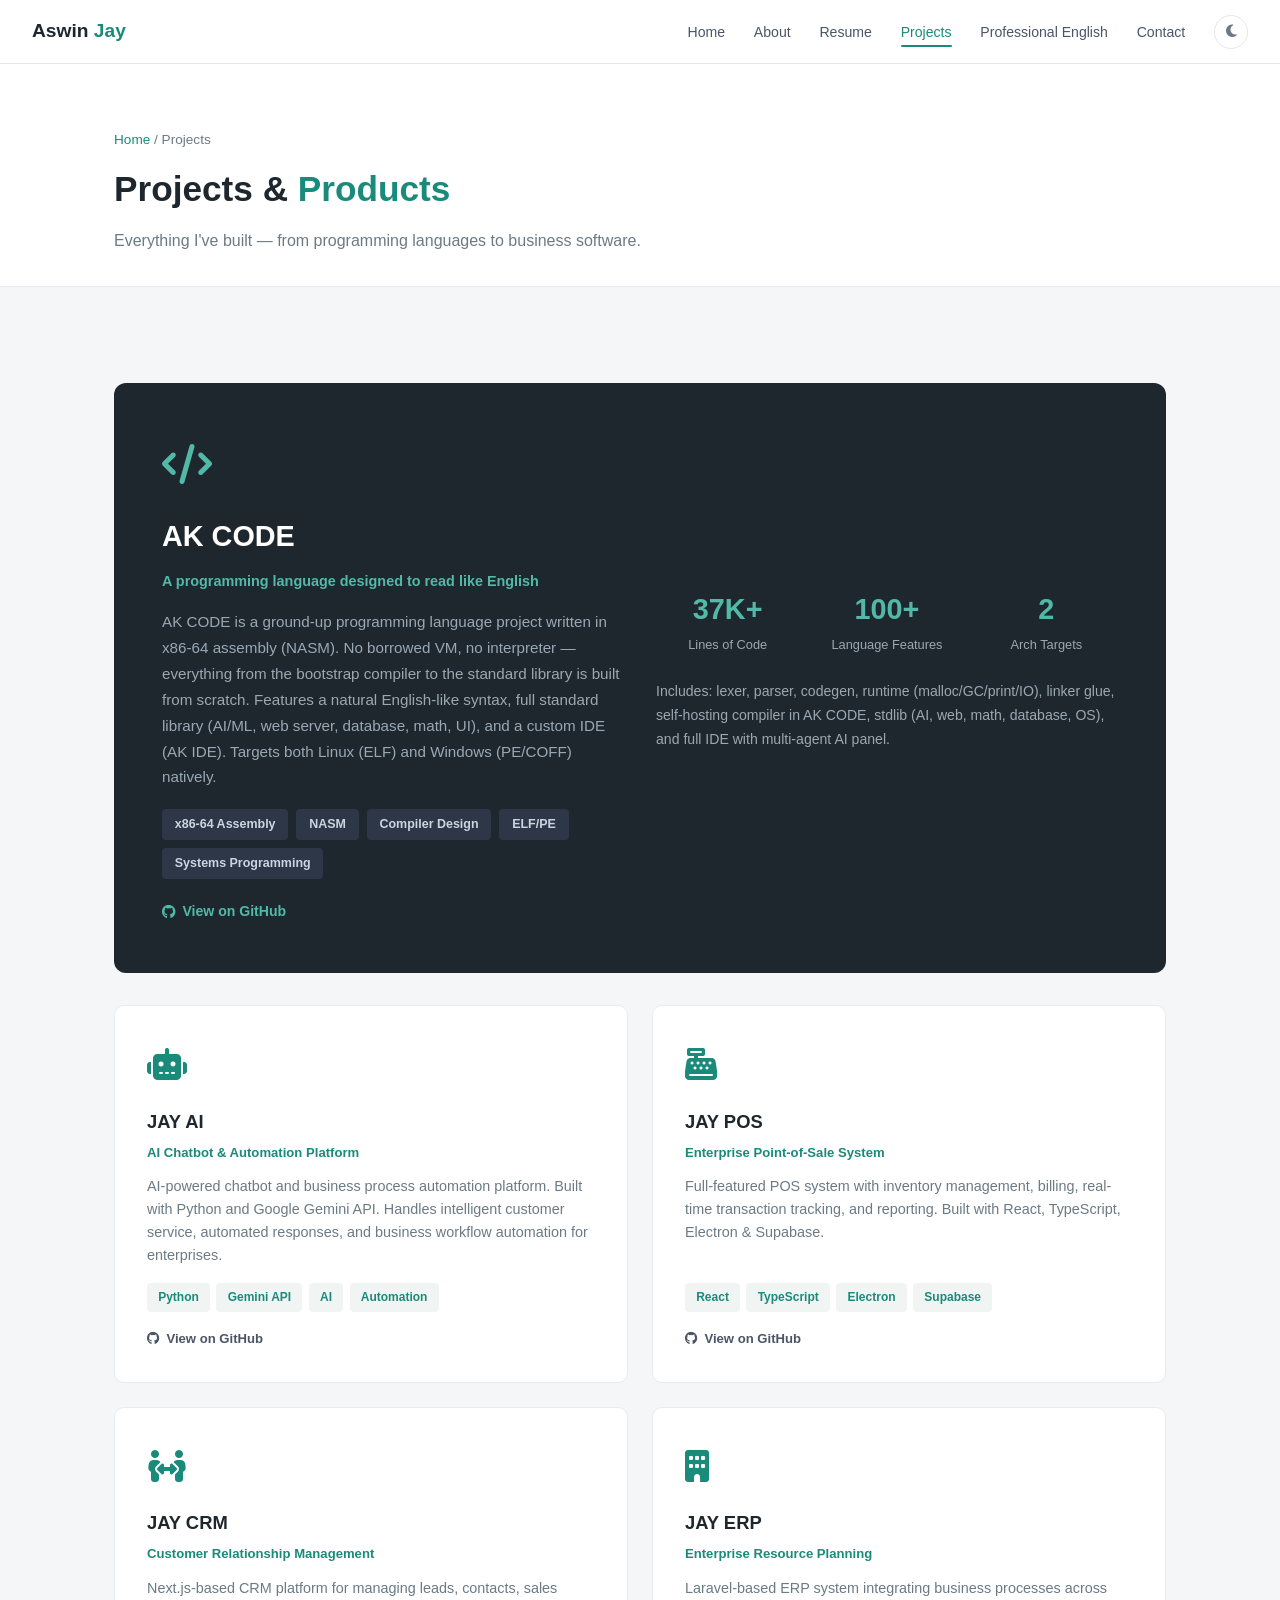
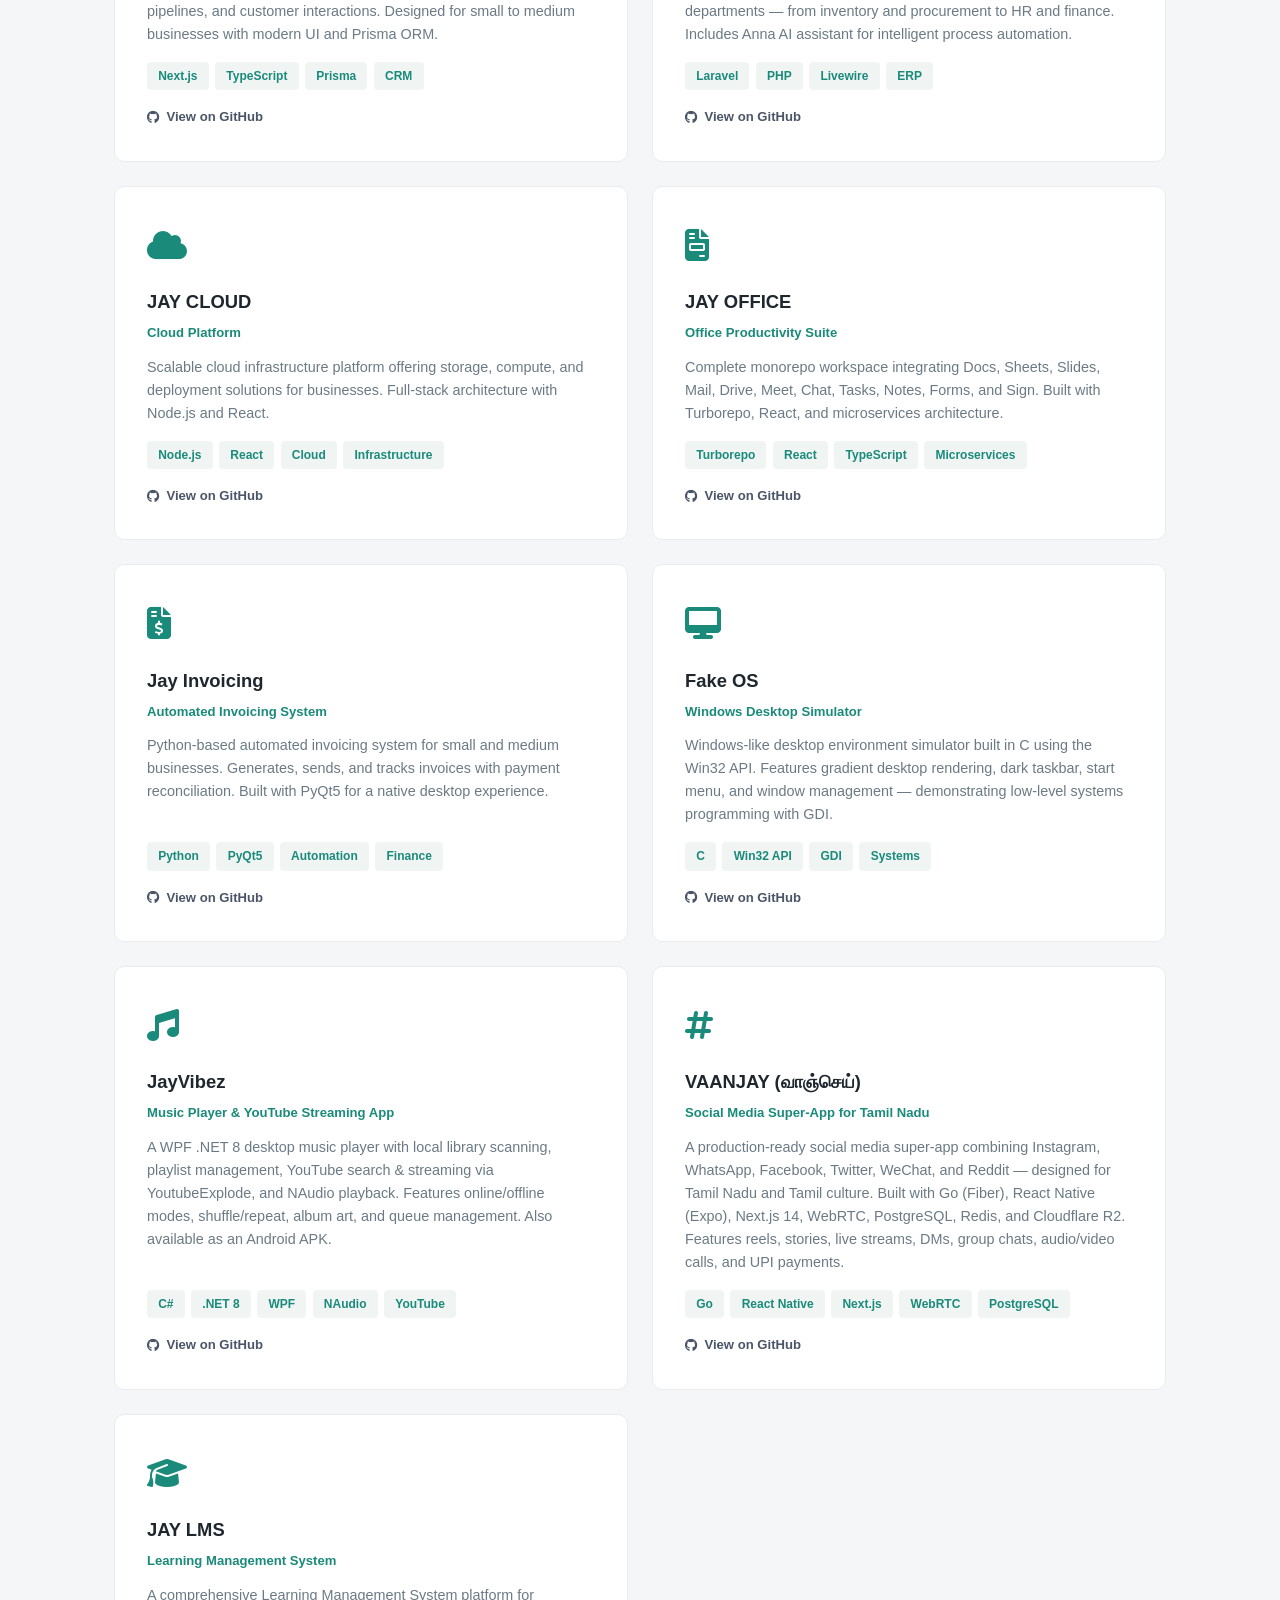
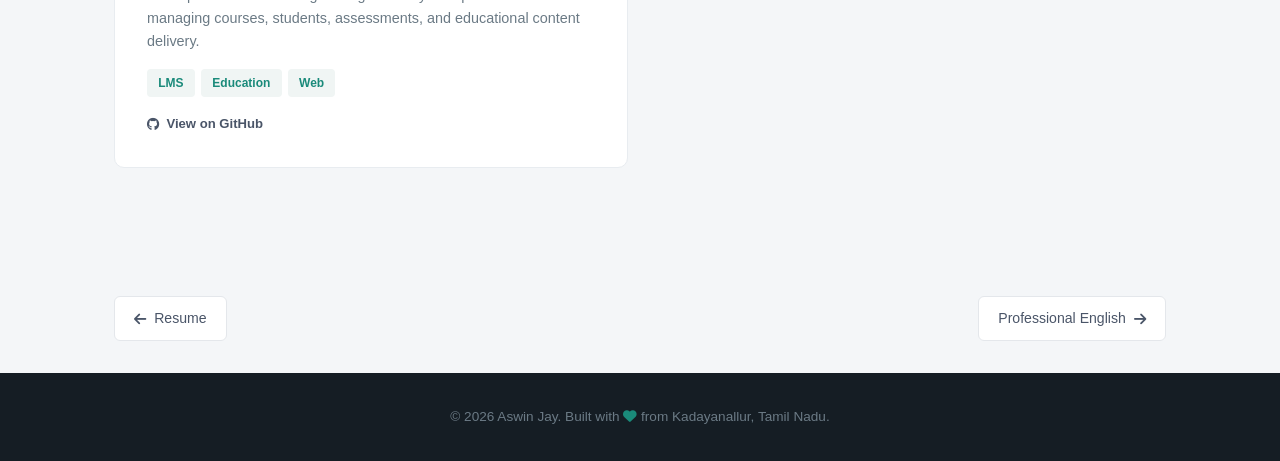
<file: projects.html>
<!DOCTYPE html>
<html lang="en">
<head>
  <meta charset="UTF-8">
  <meta name="viewport" content="width=device-width, initial-scale=1.0">
  <meta name="description" content="Projects by Aswin Jay — AK CODE programming language, VAANJAY social super-app, JayVibez music player, JAY AI, JAY POS, JAY CRM, JAY ERP, JAY CLOUD, JAY OFFICE, JAY LMS, and more.">
  <meta property="og:title" content="Projects | Aswin Jay">
  <meta property="og:description" content="AK CODE programming language, JAY AI, JAY POS, JAY CRM, JAY ERP, JAY CLOUD, JAY OFFICE, Fake OS — full project showcase.">
  <meta name="twitter:card" content="summary_large_image">
  <link rel="icon" href="data:image/svg+xml,<svg xmlns='http://www.w3.org/2000/svg' viewBox='0 0 32 32'><rect width='32' height='32' rx='6' fill='%231a8a7a'/><text x='16' y='22' text-anchor='middle' fill='white' font-size='17' font-weight='bold' font-family='sans-serif'>AJ</text></svg>">
  <title>Projects | Aswin Jay</title>
  <link rel="preconnect" href="https://cdnjs.cloudflare.com">
  <link rel="stylesheet" href="https://cdnjs.cloudflare.com/ajax/libs/font-awesome/6.5.0/css/all.min.css">
  <link rel="stylesheet" href="style.css">
  <style>
    .projects-grid {
      display: grid;
      grid-template-columns: repeat(auto-fill, minmax(340px, 1fr));
      gap: 1.5rem;
    }
    .project-card {
      background: var(--bg-card);
      border-radius: var(--radius);
      padding: 2rem;
      border: 1px solid var(--border-card);
      transition: transform var(--transition), box-shadow var(--transition);
      display: flex;
      flex-direction: column;
    }
    .project-card:hover {
      transform: translateY(-3px);
      box-shadow: var(--shadow-md);
    }
    .project-card .icon {
      font-size: 2rem;
      color: var(--primary);
      margin-bottom: 0.8rem;
    }
    .project-card h3 { font-size: 1.15rem; margin-bottom: 0.3rem; color: var(--text); }
    .project-card .sub { color: var(--primary); font-size: 0.82rem; font-weight: 600; margin-bottom: 0.7rem; }
    .project-card p { color: var(--text-muted); font-size: 0.9rem; margin-bottom: 1rem; line-height: 1.6; flex: 1; }
    .project-card .tags {
      display: flex;
      flex-wrap: wrap;
      gap: 0.4rem;
      margin-bottom: 1rem;
    }
    .project-card .tags span {
      background: var(--primary-light);
      color: var(--primary);
      font-size: 0.75rem;
      font-weight: 600;
      padding: 0.25rem 0.7rem;
      border-radius: 4px;
    }
    .project-card .gh-link {
      display: inline-flex;
      align-items: center;
      gap: 0.4rem;
      font-size: 0.82rem;
      font-weight: 600;
      color: var(--text-secondary);
      transition: color var(--transition);
      margin-top: auto;
    }
    .project-card .gh-link:hover { color: var(--primary); }

    .project-featured {
      background: #1e272e;
      border-radius: 12px;
      padding: 3rem;
      margin-bottom: 2rem;
      color: #ffffff;
      display: grid;
      grid-template-columns: 1fr 1fr;
      gap: 2rem;
      align-items: center;
    }
    .project-featured .icon { font-size: 2.5rem; color: #52b9a8; margin-bottom: 0.8rem; }
    .project-featured h2 { font-size: 1.8rem; margin-bottom: 0.5rem; }
    .project-featured .sub { color: #52b9a8; font-weight: 600; font-size: 0.9rem; margin-bottom: 1rem; }
    .project-featured p { color: #9aa8b3; font-size: 0.95rem; line-height: 1.7; margin-bottom: 1.2rem; }
    .project-featured .tags { display: flex; flex-wrap: wrap; gap: 0.5rem; margin-bottom: 1.2rem; }
    .project-featured .tags span {
      background: #2d3748;
      color: #cbd5e0;
      font-size: 0.78rem;
      font-weight: 600;
      padding: 0.3rem 0.8rem;
      border-radius: 4px;
    }
    .project-featured .gh-link {
      color: #52b9a8;
      font-weight: 600;
      font-size: 0.88rem;
      display: inline-flex;
      align-items: center;
      gap: 0.4rem;
      transition: opacity 0.2s;
    }
    .project-featured .gh-link:hover { opacity: 0.8; }

    .project-featured-right .stat-row {
      display: grid;
      grid-template-columns: repeat(3, 1fr);
      gap: 1rem;
      text-align: center;
    }
    .project-featured-right .stat-row .num {
      font-size: 1.8rem;
      font-weight: 800;
      color: #52b9a8;
    }
    .project-featured-right .stat-row .lbl {
      font-size: 0.8rem;
      color: #9aa8b3;
    }

    @media (max-width: 768px) {
      .project-featured { grid-template-columns: 1fr; padding: 2rem; }
      .projects-grid { grid-template-columns: 1fr; }
    }
  </style>
</head>
<body>

<a href="#main-content" class="skip-link">Skip to main content</a>

<nav role="navigation" aria-label="Main navigation">
  <a href="index.html" class="logo">Aswin <span>Jay</span></a>
  <button class="menu-toggle" aria-label="Toggle navigation menu" aria-expanded="false">
    <i class="fas fa-bars"></i>
  </button>
  <ul>
    <li><a href="index.html">Home</a></li>
    <li><a href="about.html">About</a></li>
    <li><a href="resume.html">Resume</a></li>
    <li><a href="projects.html" class="active">Projects</a></li>
    <li><a href="professional-english.html">Professional English</a></li>
    <li><a href="contact.html">Contact</a></li>
    <li><button class="theme-toggle" aria-label="Toggle dark mode"><i class="fas fa-moon"></i></button></li>
  </ul>
</nav>

<main id="main-content">
<section class="page-header">
  <div class="container">
    <div class="breadcrumb"><a href="index.html">Home</a> / Projects</div>
    <h1>Projects & <span>Products</span></h1>
    <p style="color:var(--text-muted);margin-top:0.5rem;">Everything I've built — from programming languages to business software.</p>
  </div>
</section>

<section>
  <div class="container">

    <div class="project-featured fade-in">
      <div>
        <div class="icon"><i class="fas fa-code"></i></div>
        <h2>AK CODE</h2>
        <div class="sub">A programming language designed to read like English</div>
        <p>AK CODE is a ground-up programming language project written in x86-64 assembly (NASM). No borrowed VM, no interpreter — everything from the bootstrap compiler to the standard library is built from scratch. Features a natural English-like syntax, full standard library (AI/ML, web server, database, math, UI), and a custom IDE (AK IDE). Targets both Linux (ELF) and Windows (PE/COFF) natively.</p>
        <div class="tags">
          <span>x86-64 Assembly</span><span>NASM</span><span>Compiler Design</span><span>ELF/PE</span><span>Systems Programming</span>
        </div>
        <a href="https://github.com/jayaswinjay-web/ak-code" target="_blank" class="gh-link"><i class="fab fa-github"></i> View on GitHub</a>
      </div>
      <div class="project-featured-right">
        <div class="stat-row">
          <div><div class="num">37K+</div><div class="lbl">Lines of Code</div></div>
          <div><div class="num">100+</div><div class="lbl">Language Features</div></div>
          <div><div class="num">2</div><div class="lbl">Arch Targets</div></div>
        </div>
        <p style="margin-top:1.5rem;color:#9aa8b3;font-size:0.88rem;">Includes: lexer, parser, codegen, runtime (malloc/GC/print/IO), linker glue, self-hosting compiler in AK CODE, stdlib (AI, web, math, database, OS), and full IDE with multi-agent AI panel.</p>
      </div>
    </div>

    <div class="projects-grid stagger-children">
      <div class="project-card">
        <div class="icon"><i class="fas fa-robot"></i></div>
        <h3>JAY AI</h3>
        <div class="sub">AI Chatbot & Automation Platform</div>
        <p>AI-powered chatbot and business process automation platform. Built with Python and Google Gemini API. Handles intelligent customer service, automated responses, and business workflow automation for enterprises.</p>
        <div class="tags"><span>Python</span><span>Gemini API</span><span>AI</span><span>Automation</span></div>
        <a href="https://github.com/jayaswinjay-web/jay-ai" target="_blank" class="gh-link"><i class="fab fa-github"></i> View on GitHub</a>
      </div>

      <div class="project-card">
        <div class="icon"><i class="fas fa-cash-register"></i></div>
        <h3>JAY POS</h3>
        <div class="sub">Enterprise Point-of-Sale System</div>
        <p>Full-featured POS system with inventory management, billing, real-time transaction tracking, and reporting. Built with React, TypeScript, Electron & Supabase.</p>
        <div class="tags"><span>React</span><span>TypeScript</span><span>Electron</span><span>Supabase</span></div>
        <a href="https://github.com/jayaswinjay-web/jay-pos" target="_blank" class="gh-link"><i class="fab fa-github"></i> View on GitHub</a>
      </div>

      <div class="project-card">
        <div class="icon"><i class="fas fa-people-arrows"></i></div>
        <h3>JAY CRM</h3>
        <div class="sub">Customer Relationship Management</div>
        <p>Next.js-based CRM platform for managing leads, contacts, sales pipelines, and customer interactions. Designed for small to medium businesses with modern UI and Prisma ORM.</p>
        <div class="tags"><span>Next.js</span><span>TypeScript</span><span>Prisma</span><span>CRM</span></div>
        <a href="https://github.com/jayaswinjay-web/jay-crm" target="_blank" class="gh-link"><i class="fab fa-github"></i> View on GitHub</a>
      </div>

      <div class="project-card">
        <div class="icon"><i class="fas fa-building"></i></div>
        <h3>JAY ERP</h3>
        <div class="sub">Enterprise Resource Planning</div>
        <p>Laravel-based ERP system integrating business processes across departments — from inventory and procurement to HR and finance. Includes Anna AI assistant for intelligent process automation.</p>
        <div class="tags"><span>Laravel</span><span>PHP</span><span>Livewire</span><span>ERP</span></div>
        <a href="https://github.com/jayaswinjay-web/jay-erp" target="_blank" class="gh-link"><i class="fab fa-github"></i> View on GitHub</a>
      </div>

      <div class="project-card">
        <div class="icon"><i class="fas fa-cloud"></i></div>
        <h3>JAY CLOUD</h3>
        <div class="sub">Cloud Platform</div>
        <p>Scalable cloud infrastructure platform offering storage, compute, and deployment solutions for businesses. Full-stack architecture with Node.js and React.</p>
        <div class="tags"><span>Node.js</span><span>React</span><span>Cloud</span><span>Infrastructure</span></div>
        <a href="https://github.com/jayaswinjay-web/jay-cloud" target="_blank" class="gh-link"><i class="fab fa-github"></i> View on GitHub</a>
      </div>

      <div class="project-card">
        <div class="icon"><i class="fas fa-file-invoice"></i></div>
        <h3>JAY OFFICE</h3>
        <div class="sub">Office Productivity Suite</div>
        <p>Complete monorepo workspace integrating Docs, Sheets, Slides, Mail, Drive, Meet, Chat, Tasks, Notes, Forms, and Sign. Built with Turborepo, React, and microservices architecture.</p>
        <div class="tags"><span>Turborepo</span><span>React</span><span>TypeScript</span><span>Microservices</span></div>
        <a href="https://github.com/jayaswinjay-web/jay-office" target="_blank" class="gh-link"><i class="fab fa-github"></i> View on GitHub</a>
      </div>

      <div class="project-card">
        <div class="icon"><i class="fas fa-file-invoice-dollar"></i></div>
        <h3>Jay Invoicing</h3>
        <div class="sub">Automated Invoicing System</div>
        <p>Python-based automated invoicing system for small and medium businesses. Generates, sends, and tracks invoices with payment reconciliation. Built with PyQt5 for a native desktop experience.</p>
        <div class="tags"><span>Python</span><span>PyQt5</span><span>Automation</span><span>Finance</span></div>
        <a href="https://github.com/jayaswinjay-web/jay-invoicing" target="_blank" class="gh-link"><i class="fab fa-github"></i> View on GitHub</a>
      </div>

      <div class="project-card">
        <div class="icon"><i class="fas fa-desktop"></i></div>
        <h3>Fake OS</h3>
        <div class="sub">Windows Desktop Simulator</div>
        <p>Windows-like desktop environment simulator built in C using the Win32 API. Features gradient desktop rendering, dark taskbar, start menu, and window management — demonstrating low-level systems programming with GDI.</p>
        <div class="tags"><span>C</span><span>Win32 API</span><span>GDI</span><span>Systems</span></div>
        <a href="https://github.com/jayaswinjay-web/fake-os" target="_blank" class="gh-link"><i class="fab fa-github"></i> View on GitHub</a>
      </div>

      <div class="project-card">
        <div class="icon"><i class="fas fa-music"></i></div>
        <h3>JayVibez</h3>
        <div class="sub">Music Player & YouTube Streaming App</div>
        <p>A WPF .NET 8 desktop music player with local library scanning, playlist management, YouTube search & streaming via YoutubeExplode, and NAudio playback. Features online/offline modes, shuffle/repeat, album art, and queue management. Also available as an Android APK.</p>
        <div class="tags"><span>C#</span><span>.NET 8</span><span>WPF</span><span>NAudio</span><span>YouTube</span></div>
        <a href="https://github.com/jayaswinjay-web" target="_blank" class="gh-link"><i class="fab fa-github"></i> View on GitHub</a>
      </div>

      <div class="project-card">
        <div class="icon"><i class="fas fa-hashtag"></i></div>
        <h3>VAANJAY (வாஞ்செய்)</h3>
        <div class="sub">Social Media Super-App for Tamil Nadu</div>
        <p>A production-ready social media super-app combining Instagram, WhatsApp, Facebook, Twitter, WeChat, and Reddit — designed for Tamil Nadu and Tamil culture. Built with Go (Fiber), React Native (Expo), Next.js 14, WebRTC, PostgreSQL, Redis, and Cloudflare R2. Features reels, stories, live streams, DMs, group chats, audio/video calls, and UPI payments.</p>
        <div class="tags"><span>Go</span><span>React Native</span><span>Next.js</span><span>WebRTC</span><span>PostgreSQL</span></div>
        <a href="https://github.com/jayaswinjay-web" target="_blank" class="gh-link"><i class="fab fa-github"></i> View on GitHub</a>
      </div>

      <div class="project-card">
        <div class="icon"><i class="fas fa-graduation-cap"></i></div>
        <h3>JAY LMS</h3>
        <div class="sub">Learning Management System</div>
        <p>A comprehensive Learning Management System platform for managing courses, students, assessments, and educational content delivery.</p>
        <div class="tags"><span>LMS</span><span>Education</span><span>Web</span></div>
        <a href="https://github.com/jayaswinjay-web" target="_blank" class="gh-link"><i class="fab fa-github"></i> View on GitHub</a>
      </div>
    </div>
  </div>
</section>

<div class="container">
  <div class="page-nav">
    <a href="resume.html"><i class="fas fa-arrow-left"></i> Resume</a>
    <a href="professional-english.html">Professional English <i class="fas fa-arrow-right"></i></a>
  </div>
</div>
</main>

<footer>
  <p>&copy; 2026 Aswin Jay. Built with <i class="fas fa-heart" style="color:var(--primary);"></i> from Kadayanallur, Tamil Nadu.</p>
</footer>

<button class="back-to-top" aria-label="Back to top"><i class="fas fa-arrow-up"></i></button>

<script>
document.addEventListener('DOMContentLoaded', function() {
  var nav = document.querySelector('nav');
  var menuBtn = document.querySelector('.menu-toggle');
  var navUl = document.querySelector('nav ul');
  var backBtn = document.querySelector('.back-to-top');
  var themeBtn = document.querySelector('.theme-toggle');
  var html = document.documentElement;

  if (localStorage.getItem('theme') === 'dark' || (!localStorage.getItem('theme') && window.matchMedia('(prefers-color-scheme: dark)').matches)) {
    html.setAttribute('data-theme', 'dark');
    if (themeBtn) themeBtn.innerHTML = '<i class="fas fa-sun"></i>';
  }
  if (themeBtn) {
    themeBtn.addEventListener('click', function() {
      var isDark = html.getAttribute('data-theme') === 'dark';
      html.setAttribute('data-theme', isDark ? '' : 'dark');
      localStorage.setItem('theme', isDark ? '' : 'dark');
      themeBtn.innerHTML = isDark ? '<i class="fas fa-moon"></i>' : '<i class="fas fa-sun"></i>';
    });
  }

  window.addEventListener('scroll', function() {
    nav.classList.toggle('scrolled', window.scrollY > 50);
    backBtn.classList.toggle('visible', window.scrollY > 400);
  });
  if (backBtn) backBtn.addEventListener('click', function() { window.scrollTo({ top: 0, behavior: 'smooth' }); });
  if (menuBtn) {
    menuBtn.addEventListener('click', function() {
      var isOpen = navUl.classList.toggle('open');
      menuBtn.setAttribute('aria-expanded', isOpen);
      document.body.classList.toggle('nav-open', isOpen);
    });
  }
  document.querySelectorAll('nav a:not(.theme-toggle)').forEach(function(link) {
    link.addEventListener('click', function() {
      navUl.classList.remove('open');
      if (menuBtn) menuBtn.setAttribute('aria-expanded', 'false');
      document.body.classList.remove('nav-open');
    });
  });

  var observer = new IntersectionObserver(function(entries) {
    entries.forEach(function(entry) {
      if (entry.isIntersecting) { entry.target.classList.add('visible'); observer.unobserve(entry.target); }
    });
  }, { threshold: 0.1 });
  document.querySelectorAll('.fade-in, .fade-in-left, .fade-in-right, .fade-in-scale, .stagger-children').forEach(function(el) { observer.observe(el); });
});
</script>
</body>
</html>
</file>
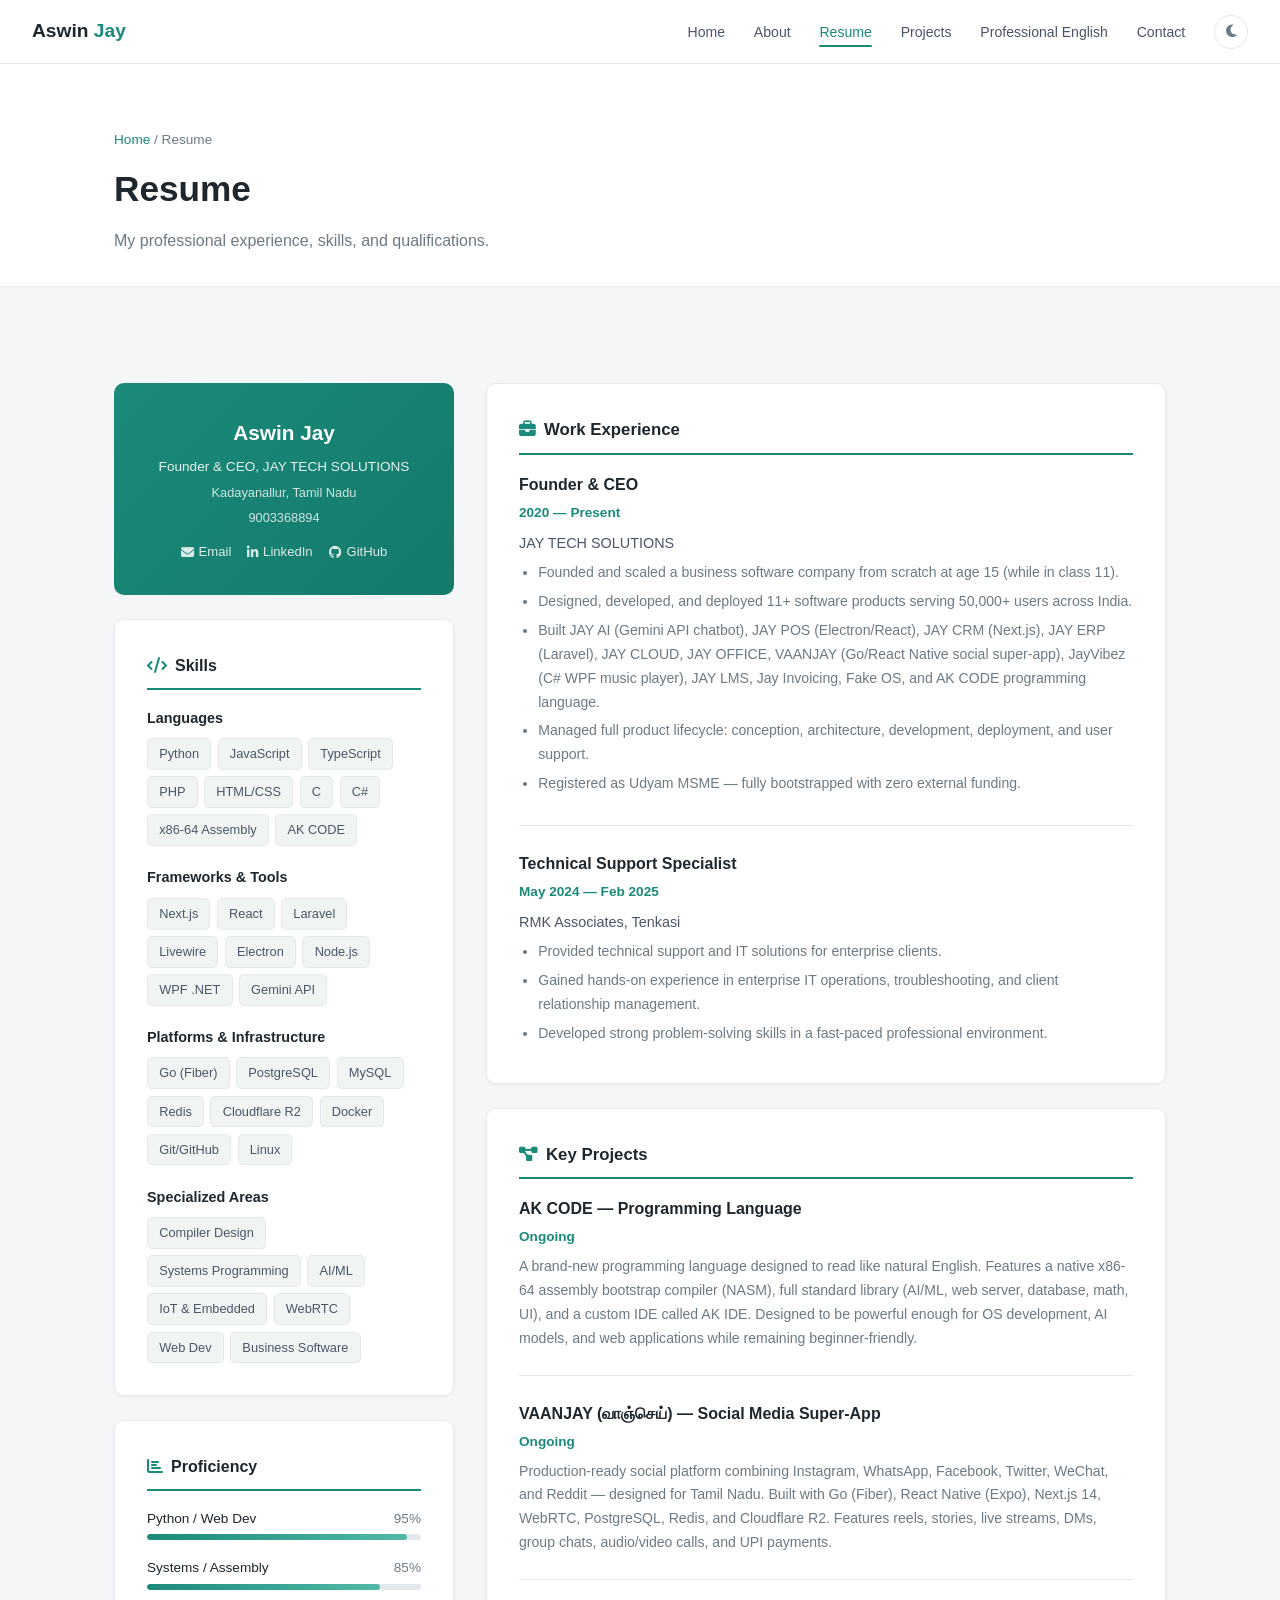
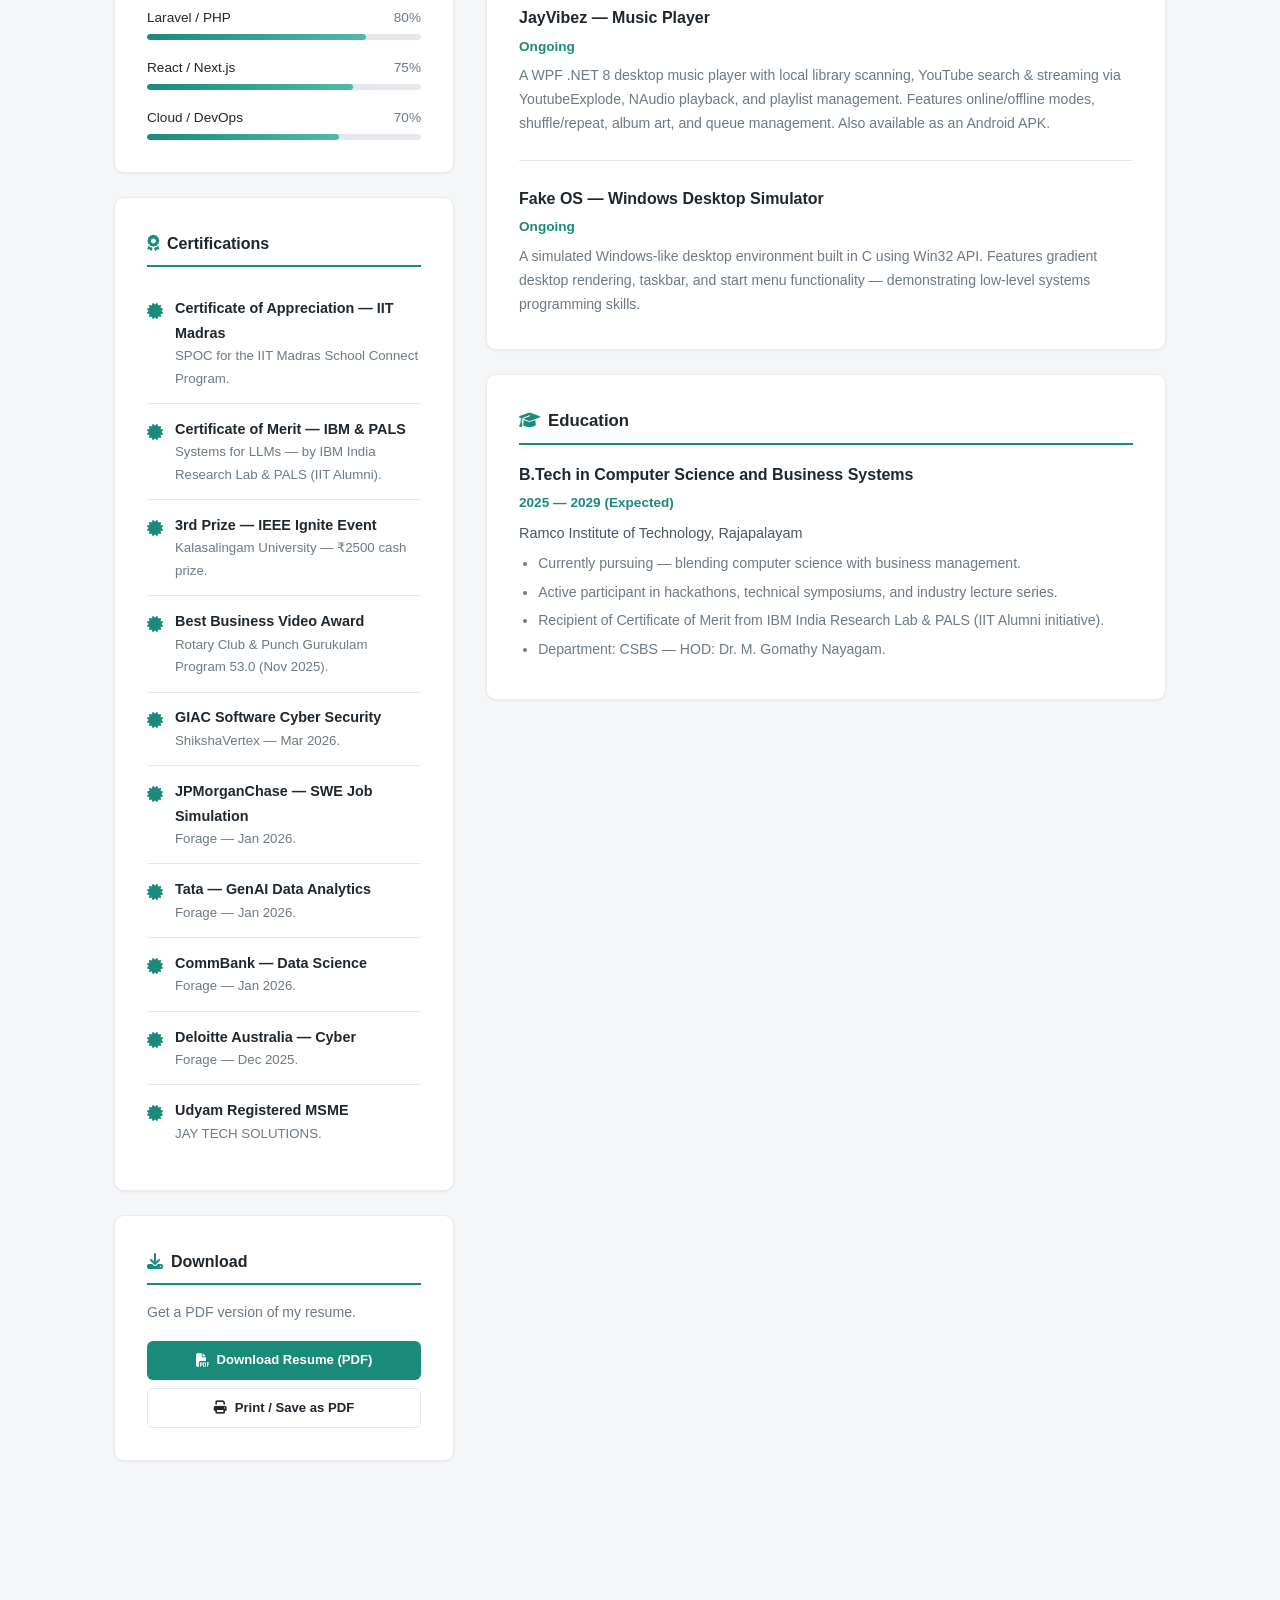
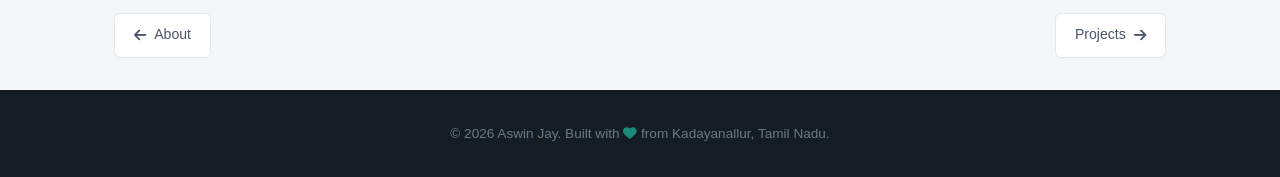
<file: resume.html>
<!DOCTYPE html>
<html lang="en">
<head>
  <meta charset="UTF-8">
  <meta name="viewport" content="width=device-width, initial-scale=1.0">
  <meta name="description" content="Resume of Aswin Jay — Founder & CEO at JAY TECH SOLUTIONS. Skills, experience, certifications, and projects.">
  <meta property="og:title" content="Resume | Aswin Jay">
  <meta property="og:description" content="Professional resume of Aswin Jay — Founder & CEO at JAY TECH SOLUTIONS. Skills, experience, certifications.">
  <meta name="twitter:card" content="summary_large_image">
  <link rel="icon" href="data:image/svg+xml,<svg xmlns='http://www.w3.org/2000/svg' viewBox='0 0 32 32'><rect width='32' height='32' rx='6' fill='%231a8a7a'/><text x='16' y='22' text-anchor='middle' fill='white' font-size='17' font-weight='bold' font-family='sans-serif'>AJ</text></svg>">
  <title>Resume | Aswin Jay</title>
  <link rel="preconnect" href="https://cdnjs.cloudflare.com">
  <link rel="stylesheet" href="https://cdnjs.cloudflare.com/ajax/libs/font-awesome/6.5.0/css/all.min.css">
  <link rel="stylesheet" href="style.css">
  <style>
    .resume-grid {
      display: grid;
      grid-template-columns: 1fr 2fr;
      gap: 2rem;
      align-items: start;
    }
    .sidebar .card { margin-bottom: 1.5rem; }
    .sidebar .card h3 {
      font-size: 1rem;
      margin-bottom: 1rem;
      padding-bottom: 0.5rem;
      border-bottom: 2px solid var(--primary);
      color: var(--text);
    }
    .sidebar .card h3 i { color: var(--primary); margin-right: 0.5rem; }

    .main-content .card { margin-bottom: 1.5rem; }
    .main-content .card h3 {
      font-size: 1.05rem;
      margin-bottom: 1rem;
      padding-bottom: 0.5rem;
      border-bottom: 2px solid var(--primary);
      color: var(--text);
    }
    .main-content .card h3 i { color: var(--primary); margin-right: 0.5rem; }

    .exp-item {
      margin-bottom: 1.5rem;
      padding-bottom: 1.5rem;
      border-bottom: 1px solid var(--border);
    }
    .exp-item:last-child { margin-bottom: 0; padding-bottom: 0; border-bottom: none; }
    .exp-item h4 { font-size: 1rem; color: var(--text); }
    .exp-item .meta {
      font-size: 0.85rem;
      color: var(--primary);
      font-weight: 600;
      margin: 0.2rem 0 0.4rem;
    }
    .exp-item .company { color: var(--text-secondary); font-size: 0.9rem; font-weight: 500; }
    .exp-item p { color: var(--text-muted); font-size: 0.88rem; }
    .exp-item ul { margin-top: 0.4rem; padding-left: 1.2rem; }
    .exp-item ul li { color: var(--text-muted); font-size: 0.88rem; margin-bottom: 0.3rem; }

    .skill-block { margin-bottom: 1.2rem; }
    .skill-block:last-child { margin-bottom: 0; }
    .skill-block h4 {
      font-size: 0.9rem;
      color: var(--text);
      margin-bottom: 0.5rem;
    }
    .skill-tags {
      display: flex;
      flex-wrap: wrap;
      gap: 0.4rem;
    }
    .skill-tags span {
      background: var(--primary-light);
      color: var(--text-secondary);
      font-size: 0.8rem;
      padding: 0.25rem 0.7rem;
      border-radius: 5px;
      border: 1px solid var(--border);
      transition: all var(--transition);
    }
    .skill-tags span:hover {
      background: var(--primary);
      color: #fff;
      border-color: var(--primary);
    }

    .skill-bar-block { margin-bottom: 1rem; }
    .skill-bar-block:last-child { margin-bottom: 0; }
    .skill-bar-block .sb-label {
      display: flex;
      justify-content: space-between;
      font-size: 0.85rem;
      margin-bottom: 0.3rem;
    }
    .skill-bar-block .sb-label span:first-child { color: var(--text); font-weight: 500; }
    .skill-bar-block .sb-label span:last-child { color: var(--text-muted); }
    .skill-bar {
      height: 6px;
      background: var(--border);
      border-radius: 3px;
      overflow: hidden;
    }
    .skill-bar .fill {
      height: 100%;
      background: linear-gradient(90deg, var(--primary), #52b9a8);
      border-radius: 3px;
      width: 0;
      transition: width 0.8s ease;
    }
    .skill-bar .fill.animated {
      /* width set via inline style */
    }

    .cert-item {
      display: flex;
      gap: 0.75rem;
      padding: 0.8rem 0;
      border-bottom: 1px solid var(--border);
    }
    .cert-item:last-child { border-bottom: none; }
    .cert-item .icon { color: var(--primary); flex-shrink: 0; margin-top: 2px; }
    .cert-item h4 { font-size: 0.9rem; color: var(--text); }
    .cert-item p { color: var(--text-muted); font-size: 0.83rem; }

    .resume-header-card {
      background: linear-gradient(135deg, var(--primary), #147a6b);
      color: #fff;
      border-radius: var(--radius);
      padding: 2rem;
      text-align: center;
      margin-bottom: 1.5rem;
    }
    .resume-header-card h2 { font-size: 1.3rem; margin-bottom: 0.3rem; }
    .resume-header-card p { font-size: 0.85rem; opacity: 0.9; margin-bottom: 0.2rem; }
    .resume-header-card .rlinks { margin-top: 0.8rem; display: flex; justify-content: center; gap: 1rem; flex-wrap: wrap; }
    .resume-header-card .rlinks a { color: #fff; font-size: 0.82rem; display: inline-flex; align-items: center; gap: 0.3rem; opacity: 0.85; transition: opacity 0.2s; }
    .resume-header-card .rlinks a:hover { opacity: 1; }

    @media (max-width: 768px) {
      .resume-grid { grid-template-columns: 1fr; }
    }
    @media print {
      @page { margin: 0.4in; size: A4; }
      body { background: #fff !important; color: #000 !important; font-size: 10pt; line-height: 1.35; }
      nav, footer, .page-nav, .page-header, .btn, .menu-toggle, .theme-toggle, .back-to-top, .skip-link { display: none !important; }
      .resume-grid { display: block !important; }
      .sidebar { float: left; width: 33%; padding-right: 1.2rem; }
      .main-content { float: left; width: 65%; }
      .card { box-shadow: none !important; border: none !important; padding: 0.4rem 0 !important; }
      .card h3 { font-size: 10pt !important; margin-bottom: 0.3rem !important; }
      .exp-item { margin-bottom: 0.6rem !important; padding-bottom: 0.6rem !important; }
      .exp-item ul li { margin-bottom: 0.15rem !important; }
      .skill-tags span { background: #eee !important; border: 1px solid #ccc !important; }
      .skill-tags span:hover { background: #eee !important; color: inherit !important; }
      .cert-item { padding: 0.25rem 0 !important; }
      .resume-header-card { background: #1a8a7a !important; -webkit-print-color-adjust: exact !important; print-color-adjust: exact !important; }
      .skill-bar .fill { background: #1a8a7a !important; -webkit-print-color-adjust: exact !important; print-color-adjust: exact !important; }
      .fade-in, .fade-in-left, .fade-in-right, .fade-in-scale { opacity: 1 !important; transform: none !important; }
      .stagger-children > * { opacity: 1 !important; transform: none !important; }
      .skill-bar .fill { width: 100% !important; }
    }
  </style>
</head>
<body>

<a href="#main-content" class="skip-link">Skip to main content</a>

<nav role="navigation" aria-label="Main navigation">
  <a href="index.html" class="logo">Aswin <span>Jay</span></a>
  <button class="menu-toggle" aria-label="Toggle navigation menu" aria-expanded="false">
    <i class="fas fa-bars"></i>
  </button>
  <ul>
    <li><a href="index.html">Home</a></li>
    <li><a href="about.html">About</a></li>
    <li><a href="resume.html" class="active">Resume</a></li>
    <li><a href="projects.html">Projects</a></li>
    <li><a href="professional-english.html">Professional English</a></li>
    <li><a href="contact.html">Contact</a></li>
    <li><button class="theme-toggle" aria-label="Toggle dark mode"><i class="fas fa-moon"></i></button></li>
  </ul>
</nav>

<main id="main-content">
<section class="page-header">
  <div class="container">
    <div class="breadcrumb"><a href="index.html">Home</a> / Resume</div>
    <h1>Resume</h1>
    <p style="color:var(--text-muted);margin-top:0.5rem;">My professional experience, skills, and qualifications.</p>
  </div>
</section>

<section>
  <div class="container">
    <div class="resume-grid">
      <div class="sidebar">
        <div class="resume-header-card">
          <h2>Aswin Jay</h2>
          <p>Founder & CEO, JAY TECH SOLUTIONS</p>
          <p style="font-size:0.8rem;opacity:0.8;">Kadayanallur, Tamil Nadu</p>
          <p style="font-size:0.8rem;opacity:0.8;margin-top:0.2rem;">9003368894</p>
          <div class="rlinks">
            <a href="mailto:contact@jaytechsoln.in"><i class="fas fa-envelope"></i> Email</a>
            <a href="https://linkedin.com/in/aswinjay-m-543ba0390" target="_blank"><i class="fab fa-linkedin-in"></i> LinkedIn</a>
            <a href="https://github.com/jayaswinjay-web" target="_blank"><i class="fab fa-github"></i> GitHub</a>
          </div>
        </div>

        <div class="card">
          <h3><i class="fas fa-code"></i>Skills</h3>
          <div class="skill-block">
            <h4>Languages</h4>
            <div class="skill-tags">
              <span>Python</span><span>JavaScript</span><span>TypeScript</span><span>PHP</span><span>HTML/CSS</span><span>C</span><span>C#</span><span>x86-64 Assembly</span><span>AK CODE</span>
            </div>
          </div>
          <div class="skill-block">
            <h4>Frameworks & Tools</h4>
            <div class="skill-tags">
              <span>Next.js</span><span>React</span><span>Laravel</span><span>Livewire</span><span>Electron</span><span>Node.js</span><span>WPF .NET</span><span>Gemini API</span>
            </div>
          </div>
          <div class="skill-block">
            <h4>Platforms & Infrastructure</h4>
            <div class="skill-tags">
              <span>Go (Fiber)</span><span>PostgreSQL</span><span>MySQL</span><span>Redis</span><span>Cloudflare R2</span><span>Docker</span><span>Git/GitHub</span><span>Linux</span>
            </div>
          </div>
          <div class="skill-block">
            <h4>Specialized Areas</h4>
            <div class="skill-tags">
              <span>Compiler Design</span><span>Systems Programming</span><span>AI/ML</span><span>IoT & Embedded</span><span>WebRTC</span><span>Web Dev</span><span>Business Software</span>
            </div>
          </div>
        </div>

        <div class="card">
          <h3><i class="fas fa-chart-bar"></i>Proficiency</h3>
          <div class="skill-bar-block">
            <div class="sb-label"><span>Python / Web Dev</span><span>95%</span></div>
            <div class="skill-bar"><div class="fill" style="width:0" data-width="95%"></div></div>
          </div>
          <div class="skill-bar-block">
            <div class="sb-label"><span>Systems / Assembly</span><span>85%</span></div>
            <div class="skill-bar"><div class="fill" style="width:0" data-width="85%"></div></div>
          </div>
          <div class="skill-bar-block">
            <div class="sb-label"><span>Laravel / PHP</span><span>80%</span></div>
            <div class="skill-bar"><div class="fill" style="width:0" data-width="80%"></div></div>
          </div>
          <div class="skill-bar-block">
            <div class="sb-label"><span>React / Next.js</span><span>75%</span></div>
            <div class="skill-bar"><div class="fill" style="width:0" data-width="75%"></div></div>
          </div>
          <div class="skill-bar-block">
            <div class="sb-label"><span>Cloud / DevOps</span><span>70%</span></div>
            <div class="skill-bar"><div class="fill" style="width:0" data-width="70%"></div></div>
          </div>
        </div>

        <div class="card">
          <h3><i class="fas fa-award"></i>Certifications</h3>
          <div class="cert-item">
            <div class="icon"><i class="fas fa-certificate"></i></div>
            <div>
              <h4>Certificate of Appreciation — IIT Madras</h4>
              <p>SPOC for the IIT Madras School Connect Program.</p>
            </div>
          </div>
          <div class="cert-item">
            <div class="icon"><i class="fas fa-certificate"></i></div>
            <div>
              <h4>Certificate of Merit — IBM & PALS</h4>
              <p>Systems for LLMs — by IBM India Research Lab & PALS (IIT Alumni).</p>
            </div>
          </div>
          <div class="cert-item">
            <div class="icon"><i class="fas fa-certificate"></i></div>
            <div>
              <h4>3rd Prize — IEEE Ignite Event</h4>
              <p>Kalasalingam University — ₹2500 cash prize.</p>
            </div>
          </div>
          <div class="cert-item">
            <div class="icon"><i class="fas fa-certificate"></i></div>
            <div>
              <h4>Best Business Video Award</h4>
              <p>Rotary Club & Punch Gurukulam Program 53.0 (Nov 2025).</p>
            </div>
          </div>
          <div class="cert-item">
            <div class="icon"><i class="fas fa-certificate"></i></div>
            <div>
              <h4>GIAC Software Cyber Security</h4>
              <p>ShikshaVertex — Mar 2026.</p>
            </div>
          </div>
          <div class="cert-item">
            <div class="icon"><i class="fas fa-certificate"></i></div>
            <div>
              <h4>JPMorganChase — SWE Job Simulation</h4>
              <p>Forage — Jan 2026.</p>
            </div>
          </div>
          <div class="cert-item">
            <div class="icon"><i class="fas fa-certificate"></i></div>
            <div>
              <h4>Tata — GenAI Data Analytics</h4>
              <p>Forage — Jan 2026.</p>
            </div>
          </div>
          <div class="cert-item">
            <div class="icon"><i class="fas fa-certificate"></i></div>
            <div>
              <h4>CommBank — Data Science</h4>
              <p>Forage — Jan 2026.</p>
            </div>
          </div>
          <div class="cert-item">
            <div class="icon"><i class="fas fa-certificate"></i></div>
            <div>
              <h4>Deloitte Australia — Cyber</h4>
              <p>Forage — Dec 2025.</p>
            </div>
          </div>
          <div class="cert-item">
            <div class="icon"><i class="fas fa-certificate"></i></div>
            <div>
              <h4>Udyam Registered MSME</h4>
              <p>JAY TECH SOLUTIONS.</p>
            </div>
          </div>
        </div>

        <div class="card">
          <h3><i class="fas fa-download"></i>Download</h3>
          <p style="font-size:0.88rem;color:var(--text-muted);margin-bottom:1rem;">Get a PDF version of my resume.</p>
          <a href="resume.pdf" target="_blank" class="btn btn-primary btn-sm" style="width:100%;justify-content:center;"><i class="fas fa-file-pdf"></i> Download Resume (PDF)</a>
          <a href="#" onclick="window.print();return false;" class="btn btn-outline btn-sm" style="width:100%;justify-content:center;margin-top:0.5rem;"><i class="fas fa-print"></i> Print / Save as PDF</a>
        </div>
      </div>

      <div class="main-content">
        <div class="card fade-in">
          <h3><i class="fas fa-briefcase"></i>Work Experience</h3>

          <div class="exp-item">
            <h4>Founder & CEO</h4>
            <div class="meta">2020 — Present</div>
            <div class="company">JAY TECH SOLUTIONS</div>
            <ul>
              <li>Founded and scaled a business software company from scratch at age 15 (while in class 11).</li>
              <li>Designed, developed, and deployed 11+ software products serving 50,000+ users across India.</li>
              <li>Built JAY AI (Gemini API chatbot), JAY POS (Electron/React), JAY CRM (Next.js), JAY ERP (Laravel), JAY CLOUD, JAY OFFICE, VAANJAY (Go/React Native social super-app), JayVibez (C# WPF music player), JAY LMS, Jay Invoicing, Fake OS, and AK CODE programming language.</li>
              <li>Managed full product lifecycle: conception, architecture, development, deployment, and user support.</li>
              <li>Registered as Udyam MSME — fully bootstrapped with zero external funding.</li>
            </ul>
          </div>

          <div class="exp-item">
            <h4>Technical Support Specialist</h4>
            <div class="meta">May 2024 — Feb 2025</div>
            <div class="company">RMK Associates, Tenkasi</div>
            <ul>
              <li>Provided technical support and IT solutions for enterprise clients.</li>
              <li>Gained hands-on experience in enterprise IT operations, troubleshooting, and client relationship management.</li>
              <li>Developed strong problem-solving skills in a fast-paced professional environment.</li>
            </ul>
          </div>
        </div>

        <div class="card fade-in">
          <h3><i class="fas fa-project-diagram"></i>Key Projects</h3>

          <div class="exp-item">
            <h4>AK CODE — Programming Language</h4>
            <div class="meta">Ongoing</div>
            <p>A brand-new programming language designed to read like natural English. Features a native x86-64 assembly bootstrap compiler (NASM), full standard library (AI/ML, web server, database, math, UI), and a custom IDE called AK IDE. Designed to be powerful enough for OS development, AI models, and web applications while remaining beginner-friendly.</p>
          </div>

          <div class="exp-item">
            <h4>VAANJAY (வாஞ்செய்) — Social Media Super-App</h4>
            <div class="meta">Ongoing</div>
            <p>Production-ready social platform combining Instagram, WhatsApp, Facebook, Twitter, WeChat, and Reddit — designed for Tamil Nadu. Built with Go (Fiber), React Native (Expo), Next.js 14, WebRTC, PostgreSQL, Redis, and Cloudflare R2. Features reels, stories, live streams, DMs, group chats, audio/video calls, and UPI payments.</p>
          </div>

          <div class="exp-item">
            <h4>JayVibez — Music Player</h4>
            <div class="meta">Ongoing</div>
            <p>A WPF .NET 8 desktop music player with local library scanning, YouTube search & streaming via YoutubeExplode, NAudio playback, and playlist management. Features online/offline modes, shuffle/repeat, album art, and queue management. Also available as an Android APK.</p>
          </div>

          <div class="exp-item">
            <h4>Fake OS — Windows Desktop Simulator</h4>
            <div class="meta">Ongoing</div>
            <p>A simulated Windows-like desktop environment built in C using Win32 API. Features gradient desktop rendering, taskbar, and start menu functionality — demonstrating low-level systems programming skills.</p>
          </div>
        </div>

        <div class="card fade-in">
          <h3><i class="fas fa-graduation-cap"></i>Education</h3>
          <div class="exp-item">
            <h4>B.Tech in Computer Science and Business Systems</h4>
            <div class="meta">2025 — 2029 (Expected)</div>
            <div class="company">Ramco Institute of Technology, Rajapalayam</div>
            <ul>
              <li>Currently pursuing — blending computer science with business management.</li>
              <li>Active participant in hackathons, technical symposiums, and industry lecture series.</li>
              <li>Recipient of Certificate of Merit from IBM India Research Lab & PALS (IIT Alumni initiative).</li>
              <li>Department: CSBS — HOD: Dr. M. Gomathy Nayagam.</li>
            </ul>
          </div>
        </div>
      </div>
    </div>
  </div>
</section>

<div class="container">
  <div class="page-nav">
    <a href="about.html"><i class="fas fa-arrow-left"></i> About</a>
    <a href="projects.html">Projects <i class="fas fa-arrow-right"></i></a>
  </div>
</div>
</main>

<footer>
  <p>&copy; 2026 Aswin Jay. Built with <i class="fas fa-heart" style="color:var(--primary);"></i> from Kadayanallur, Tamil Nadu.</p>
</footer>

<button class="back-to-top" aria-label="Back to top"><i class="fas fa-arrow-up"></i></button>

<script>
document.addEventListener('DOMContentLoaded', function() {
  var nav = document.querySelector('nav');
  var menuBtn = document.querySelector('.menu-toggle');
  var navUl = document.querySelector('nav ul');
  var backBtn = document.querySelector('.back-to-top');
  var themeBtn = document.querySelector('.theme-toggle');
  var html = document.documentElement;

  if (localStorage.getItem('theme') === 'dark' || (!localStorage.getItem('theme') && window.matchMedia('(prefers-color-scheme: dark)').matches)) {
    html.setAttribute('data-theme', 'dark');
    if (themeBtn) themeBtn.innerHTML = '<i class="fas fa-sun"></i>';
  }
  if (themeBtn) {
    themeBtn.addEventListener('click', function() {
      var isDark = html.getAttribute('data-theme') === 'dark';
      html.setAttribute('data-theme', isDark ? '' : 'dark');
      localStorage.setItem('theme', isDark ? '' : 'dark');
      themeBtn.innerHTML = isDark ? '<i class="fas fa-moon"></i>' : '<i class="fas fa-sun"></i>';
    });
  }

  window.addEventListener('scroll', function() {
    nav.classList.toggle('scrolled', window.scrollY > 50);
    backBtn.classList.toggle('visible', window.scrollY > 400);
  });
  if (backBtn) backBtn.addEventListener('click', function() { window.scrollTo({ top: 0, behavior: 'smooth' }); });
  if (menuBtn) {
    menuBtn.addEventListener('click', function() {
      var isOpen = navUl.classList.toggle('open');
      menuBtn.setAttribute('aria-expanded', isOpen);
      document.body.classList.toggle('nav-open', isOpen);
    });
  }
  document.querySelectorAll('nav a:not(.theme-toggle)').forEach(function(link) {
    link.addEventListener('click', function() {
      navUl.classList.remove('open');
      if (menuBtn) menuBtn.setAttribute('aria-expanded', 'false');
      document.body.classList.remove('nav-open');
    });
  });

  var observer = new IntersectionObserver(function(entries) {
    entries.forEach(function(entry) {
      if (entry.isIntersecting) { entry.target.classList.add('visible'); observer.unobserve(entry.target); }
    });
  }, { threshold: 0.15 });
  document.querySelectorAll('.fade-in, .stagger-children').forEach(function(el) { observer.observe(el); });

  var skillObserver = new IntersectionObserver(function(entries) {
    entries.forEach(function(entry) {
      if (entry.isIntersecting) {
        entry.target.style.width = entry.target.getAttribute('data-width') || '0%';
        skillObserver.unobserve(entry.target);
      }
    });
  }, { threshold: 0.5 });
  document.querySelectorAll('.skill-bar .fill[data-width]').forEach(function(el) { skillObserver.observe(el); });
});
</script>
</body>
</html>
</file>
<file: style.css>
:root {
  --primary: #1a8a7a;
  --primary-hover: #147a6b;
  --primary-light: #f0f5f4;
  --primary-dark: #52b9a8;
  --bg: #f4f6f8;
  --bg-card: #ffffff;
  --text: #1e272e;
  --text-secondary: #4a5568;
  --text-muted: #6b7a85;
  --border: #e4e7eb;
  --border-card: #e8ecf0;
  --shadow-sm: 0 1px 3px rgba(0,0,0,0.06);
  --shadow-md: 0 4px 12px rgba(0,0,0,0.06);
  --shadow-lg: 0 8px 24px rgba(0,0,0,0.06);
  --radius: 10px;
  --radius-sm: 6px;
  --nav-height: 64px;
  --transition: 0.2s ease;
  --font: -apple-system, BlinkMacSystemFont, 'Segoe UI', Roboto, Oxygen, Ubuntu, Cantarell, sans-serif;
}

[data-theme="dark"] {
  --bg: #0f1419;
  --bg-card: #1a202c;
  --text: #e2e8f0;
  --text-secondary: #a0aec0;
  --text-muted: #718096;
  --border: #2d3748;
  --border-card: #2d3748;
  --primary-light: #1a2e2a;
  --shadow-sm: 0 1px 3px rgba(0,0,0,0.2);
  --shadow-md: 0 4px 12px rgba(0,0,0,0.3);
  --shadow-lg: 0 8px 24px rgba(0,0,0,0.3);
}

[data-theme="dark"] .hero {
  background: linear-gradient(135deg, #0f1419 0%, #1a2e2a 100%) !important;
}
[data-theme="dark"] section[style*="background: #ffffff"] {
  background: var(--bg-card) !important;
}
[data-theme="dark"] .cta-section {
  background: #1a202c !important;
}
[data-theme="dark"] .project-featured {
  background: #1a202c !important;
}
[data-theme="dark"] .btn-outline {
  border-color: #4a5568;
  color: var(--text);
}
[data-theme="dark"] nav {
  background: var(--bg-card);
  border-bottom-color: var(--border);
}
[data-theme="dark"] nav ul li a {
  color: var(--text-secondary);
}
[data-theme="dark"] .highlight-card,
[data-theme="dark"] .fp-card,
[data-theme="dark"] .project-card,
[data-theme="dark"] .contact-card,
[data-theme="dark"] .value-card,
[data-theme="dark"] .card {
  background: var(--bg-card);
  border-color: var(--border-card);
}
[data-theme="dark"] .achievement-item {
  background: #1a202c;
}
[data-theme="dark"] .skill-tags span {
  background: #1a2e2a;
  border-color: #2d3748;
  color: var(--text-secondary);
}
[data-theme="dark"] .tag {
  background: #1a2e2a;
}
[data-theme="dark"] .hero-quick-stats {
  border-top-color: var(--border);
}
[data-theme="dark"] .info-block .icon-box {
  background: #1a2e2a;
}
[data-theme="dark"] .contact-form input,
[data-theme="dark"] .contact-form textarea {
  background: #1a202c;
  border-color: #2d3748;
  color: var(--text);
}
[data-theme="dark"] .contact-form input:focus,
[data-theme="dark"] .contact-form textarea:focus {
  background: var(--bg-card);
}
[data-theme="dark"] .page-header {
  background: var(--bg-card) !important;
  border-bottom-color: var(--border) !important;
}
[data-theme="dark"] .map-box {
  background: #1a2e2a;
  border-color: var(--border);
}
[data-theme="dark"] .page-nav a {
  background: var(--bg-card);
  border-color: var(--border);
  color: var(--text-secondary);
}
[data-theme="dark"] footer {
  background: #0a0e14;
}

[data-theme="dark"] .search-overlay {
  background: rgba(0,0,0,0.85);
}
[data-theme="dark"] .search-modal {
  background: var(--bg-card);
}
[data-theme="dark"] .search-modal input {
  background: #1a202c;
  color: var(--text);
}
[data-theme="dark"] .theme-toggle {
  color: #f6e05e;
}

* {
  margin: 0;
  padding: 0;
  box-sizing: border-box;
}
html {
  scroll-behavior: smooth;
}
body {
  font-family: var(--font);
  background: var(--bg);
  color: var(--text);
  line-height: 1.7;
  transition: background var(--transition), color var(--transition);
}
a {
  text-decoration: none;
  color: inherit;
}
img {
  max-width: 100%;
  height: auto;
}

.skip-link {
  position: absolute;
  top: -100%;
  left: 0;
  background: var(--primary);
  color: #fff;
  padding: 0.5rem 1rem;
  z-index: 10000;
  font-weight: 600;
  font-size: 0.88rem;
}
.skip-link:focus {
  top: 0;
}

nav {
  position: fixed;
  top: 0;
  width: 100%;
  background: var(--bg-card);
  border-bottom: 1px solid var(--border);
  z-index: 1000;
  padding: 0 2rem;
  height: var(--nav-height);
  display: flex;
  align-items: center;
  justify-content: space-between;
  transition: box-shadow var(--transition), background var(--transition), border-color var(--transition);
}
nav.scrolled {
  box-shadow: 0 2px 20px rgba(0,0,0,0.08);
}
nav .logo {
  font-weight: 700;
  font-size: 1.2rem;
  color: var(--text);
}
nav .logo span {
  color: var(--primary);
}
nav ul {
  list-style: none;
  display: flex;
  gap: 1.8rem;
  align-items: center;
}
nav ul li a {
  font-size: 0.88rem;
  font-weight: 500;
  color: var(--text-secondary);
  transition: color var(--transition);
  padding: 0.3rem 0;
  position: relative;
}
nav ul li a::after {
  content: '';
  position: absolute;
  bottom: -2px;
  left: 0;
  width: 0;
  height: 2px;
  background: var(--primary);
  transition: width var(--transition);
  border-radius: 1px;
}
nav ul li a:hover::after,
nav ul li a.active::after {
  width: 100%;
}
nav ul li a:hover,
nav ul li a.active {
  color: var(--primary);
}
.menu-toggle {
  display: none;
  background: none;
  border: none;
  font-size: 1.5rem;
  color: var(--text);
  cursor: pointer;
  padding: 0.25rem;
  z-index: 1001;
}

.theme-toggle {
  background: none;
  border: 1px solid var(--border);
  border-radius: 50%;
  width: 34px;
  height: 34px;
  display: flex;
  align-items: center;
  justify-content: center;
  cursor: pointer;
  color: var(--text-muted);
  font-size: 0.9rem;
  transition: all var(--transition);
}
.theme-toggle:hover {
  border-color: var(--primary);
  color: var(--primary);
}

.container {
  max-width: 1100px;
  margin: 0 auto;
  padding: 0 1.5rem;
}

section {
  padding: 6rem 0;
}

.page-header {
  padding-top: 8rem;
  padding-bottom: 2rem;
  background: var(--bg-card);
  border-bottom: 1px solid var(--border-card);
}
.page-header h1 {
  font-size: 2.2rem;
  font-weight: 800;
}
.page-header h1 span {
  color: var(--primary);
}
.breadcrumb {
  font-size: 0.85rem;
  color: var(--text-muted);
  margin-bottom: 0.5rem;
}
.breadcrumb a {
  color: var(--primary);
}

.btn {
  display: inline-flex;
  align-items: center;
  gap: 0.5rem;
  padding: 0.75rem 1.75rem;
  border-radius: var(--radius-sm);
  font-weight: 600;
  font-size: 0.9rem;
  transition: all var(--transition);
  border: none;
  cursor: pointer;
}
.btn-primary {
  background: var(--primary);
  color: #ffffff;
}
.btn-primary:hover {
  background: var(--primary-hover);
  transform: translateY(-1px);
  box-shadow: 0 4px 12px rgba(26, 138, 122, 0.3);
}
.btn-outline {
  background: transparent;
  color: var(--text);
  border: 1.5px solid var(--border);
}
.btn-outline:hover {
  border-color: var(--primary);
  color: var(--primary);
}
.btn-sm {
  padding: 0.5rem 1.2rem;
  font-size: 0.82rem;
}

.section-title {
  text-align: center;
  margin-bottom: 3rem;
}
.section-title h2 {
  font-size: 2rem;
  font-weight: 700;
  color: var(--text);
}
.section-title p {
  color: var(--text-muted);
  margin-top: 0.5rem;
  font-size: 1.05rem;
}
.section-title .line {
  width: 50px;
  height: 3px;
  background: var(--primary);
  margin: 1rem auto 0;
  border-radius: 2px;
}

.card {
  background: var(--bg-card);
  border-radius: var(--radius);
  padding: 2rem;
  box-shadow: var(--shadow-sm);
  border: 1px solid var(--border-card);
  transition: background var(--transition), border-color var(--transition), box-shadow var(--transition);
}

.tag {
  display: inline-block;
  background: var(--primary-light);
  color: var(--primary);
  font-size: 0.75rem;
  font-weight: 600;
  padding: 0.25rem 0.7rem;
  border-radius: 4px;
}

footer {
  background: #151d24;
  text-align: center;
  padding: 2rem;
  color: var(--text-muted);
  font-size: 0.85rem;
}

.back-to-top {
  position: fixed;
  bottom: 2rem;
  right: 2rem;
  width: 44px;
  height: 44px;
  border-radius: 50%;
  background: var(--primary);
  color: #fff;
  border: none;
  font-size: 1.1rem;
  cursor: pointer;
  opacity: 0;
  transform: translateY(20px);
  pointer-events: none;
  transition: all 0.3s ease;
  z-index: 999;
  box-shadow: 0 2px 12px rgba(26,138,122,0.3);
}
.back-to-top.visible {
  opacity: 1;
  transform: translateY(0);
  pointer-events: all;
}
.back-to-top:hover {
  background: var(--primary-hover);
  transform: translateY(-3px);
}

.page-nav {
  display: flex;
  justify-content: space-between;
  margin: 2rem 0;
}
.page-nav a {
  display: inline-flex;
  align-items: center;
  gap: 0.5rem;
  padding: 0.6rem 1.2rem;
  border: 1px solid var(--border);
  border-radius: var(--radius-sm);
  font-size: 0.88rem;
  color: var(--text-secondary);
  transition: all var(--transition);
  background: var(--bg-card);
}
.page-nav a:hover {
  border-color: var(--primary);
  color: var(--primary);
}

.fade-in {
  opacity: 0;
  transform: translateY(24px);
  transition: opacity 0.6s ease-out, transform 0.6s ease-out;
}
.fade-in.visible {
  opacity: 1;
  transform: translateY(0);
}
.fade-in-left {
  opacity: 0;
  transform: translateX(-30px);
  transition: opacity 0.6s ease-out, transform 0.6s ease-out;
}
.fade-in-left.visible {
  opacity: 1;
  transform: translateX(0);
}
.fade-in-right {
  opacity: 0;
  transform: translateX(30px);
  transition: opacity 0.6s ease-out, transform 0.6s ease-out;
}
.fade-in-right.visible {
  opacity: 1;
  transform: translateX(0);
}
.fade-in-scale {
  opacity: 0;
  transform: scale(0.95);
  transition: opacity 0.5s ease-out, transform 0.5s ease-out;
}
.fade-in-scale.visible {
  opacity: 1;
  transform: scale(1);
}
.stagger-children > * {
  opacity: 0;
  transform: translateY(20px);
  transition: opacity 0.5s ease-out, transform 0.5s ease-out;
}
.stagger-children.visible > *:nth-child(1) { transition-delay: 0s; }
.stagger-children.visible > *:nth-child(2) { transition-delay: 0.08s; }
.stagger-children.visible > *:nth-child(3) { transition-delay: 0.16s; }
.stagger-children.visible > *:nth-child(4) { transition-delay: 0.24s; }
.stagger-children.visible > *:nth-child(5) { transition-delay: 0.32s; }
.stagger-children.visible > *:nth-child(6) { transition-delay: 0.4s; }
.stagger-children.visible > *:nth-child(7) { transition-delay: 0.48s; }
.stagger-children.visible > *:nth-child(8) { transition-delay: 0.56s; }
.stagger-children.visible > * {
  opacity: 1;
  transform: translateY(0);
}

@media print {
  nav, footer, .menu-toggle, .theme-toggle, .page-nav, .breadcrumb, .cta-section, .btn, .back-to-top, .skip-link { display: none !important; }
  body { background: #fff !important; color: #000 !important; font-size: 11pt; }
  section { padding: 1rem 0 !important; }
  .container { max-width: 100% !important; padding: 0 !important; }
  .card { box-shadow: none !important; border: 1px solid #ddd !important; }
  .fade-in, .fade-in-left, .fade-in-right, .fade-in-scale { opacity: 1 !important; transform: none !important; }
  .stagger-children > * { opacity: 1 !important; transform: none !important; }
}

@media (max-width: 768px) {
  nav ul {
    display: none;
    position: absolute;
    top: var(--nav-height);
    left: 0;
    right: 0;
    background: var(--bg-card);
    flex-direction: column;
    padding: 1rem 2rem;
    border-bottom: 1px solid var(--border);
    gap: 1rem;
    box-shadow: var(--shadow-md);
  }
  nav ul.open {
    display: flex;
  }
  .menu-toggle {
    display: block;
  }
  .section-title h2 {
    font-size: 1.5rem;
  }
  body.nav-open {
    overflow: hidden;
  }
}
</file>
